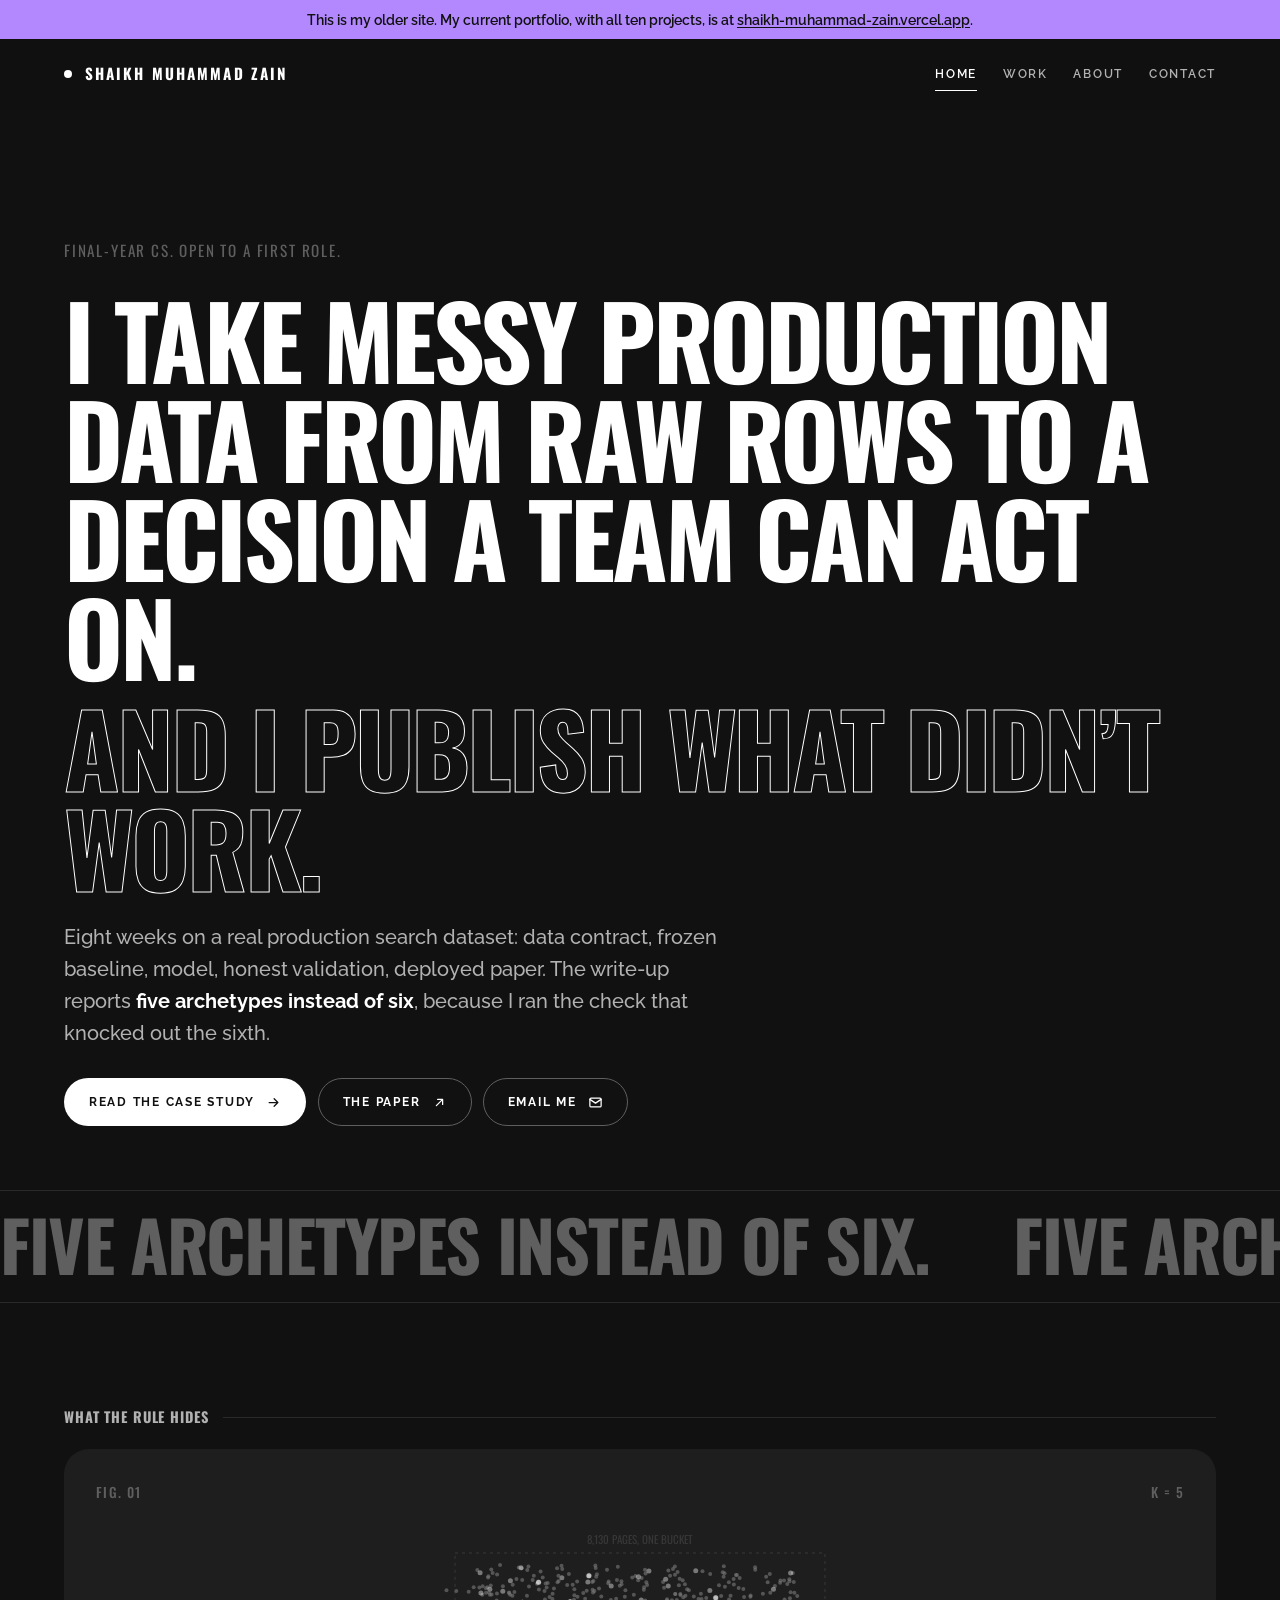
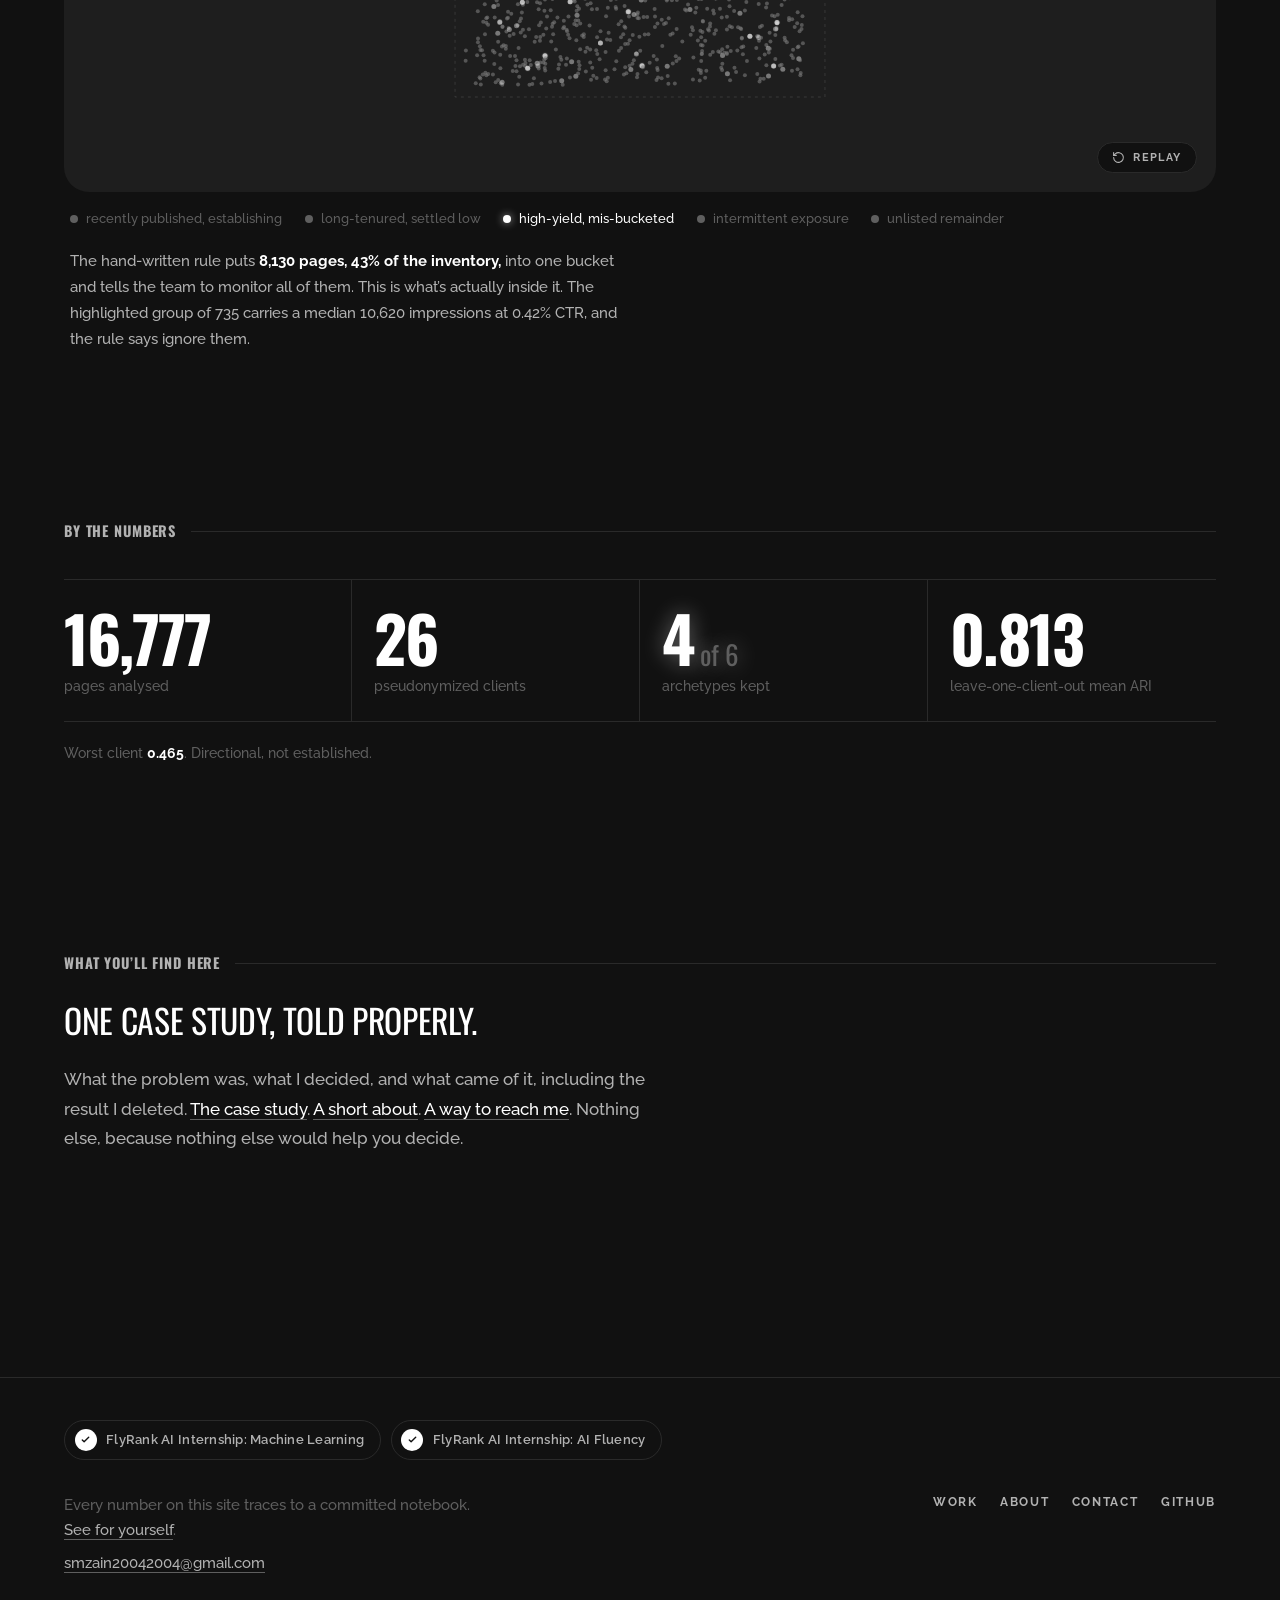
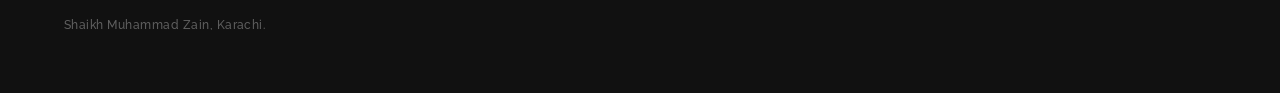
<file: index.html>
<!doctype html>
<html lang="en" class="no-js">
<head>
<meta charset="utf-8">
<meta name="viewport" content="width=device-width,initial-scale=1">
<script>document.documentElement.className="js";</script>
<title>Shaikh Muhammad Zain | Data to decisions</title>
<meta name="description" content="Shaikh Muhammad Zain. I take messy production data from raw rows to a decision a team can act on, and I publish what didn't work.">
<link rel="canonical" href="https://zaindev04.github.io/">
<meta name="theme-color" content="#111111">
<meta property="og:type" content="website">
<meta property="og:url" content="https://zaindev04.github.io/">
<meta property="og:title" content="Shaikh Muhammad Zain | Data to decisions">
<meta property="og:description" content="Eight weeks on a real production search dataset: data contract, frozen baseline, model, honest validation, deployed paper. Five archetypes instead of six.">
<meta property="og:image" content="https://zaindev04.github.io/assets/og.png">
<meta property="og:image:width" content="1200">
<meta property="og:image:height" content="630">
<meta property="og:image:alt" content="Shaikh Muhammad Zain. I take messy production data from raw rows to a decision a team can act on. Five clusters of 3,365, 2,920, 735, 588 and 522 pages, with the 735 group highlighted.">
<meta name="twitter:card" content="summary_large_image">
<link rel="icon" href="data:image/svg+xml,%3Csvg xmlns='http://www.w3.org/2000/svg' viewBox='0 0 64 64'%3E%3Crect width='64' height='64' rx='14' fill='%23111'/%3E%3Ccircle cx='32' cy='32' r='11' fill='%23fff'/%3E%3C/svg%3E">
<link rel="preconnect" href="https://fonts.googleapis.com">
<link rel="preconnect" href="https://fonts.gstatic.com" crossorigin>
<link rel="stylesheet" href="https://fonts.googleapis.com/css2?family=Oswald:wght@400;700&family=Raleway:wght@500;600;700&display=swap">
<link rel="stylesheet" href="assets/site.css">
</head>
<body>

<a class="skip" href="#main">Skip to content</a>

<p class="moved">This is my older site. My current portfolio, with all ten projects, is at <a href="https://shaikh-muhammad-zain.vercel.app">shaikh-muhammad-zain.vercel.app</a>.</p>

<header class="site">
  <div class="shell bar">
    <a class="mark" href="index.html"><span class="dot" aria-hidden="true"></span>Shaikh Muhammad Zain</a>
    <nav class="primary" aria-label="Primary">
      <a href="index.html" aria-current="page">Home</a>
      <a href="work.html">Work</a>
      <a href="about.html">About</a>
      <a href="contact.html">Contact</a>
    </nav>
    <button class="burger" type="button" aria-label="Menu" aria-expanded="false" aria-controls="menu">
      <span></span><span></span><span></span>
    </button>
  </div>
</header>

<div class="sheet" id="menu">
  <a href="index.html">Home</a>
  <a href="work.html">Work</a>
  <a href="about.html">About</a>
  <a href="contact.html">Contact</a>
  <p class="sheet-foot"><a href="mailto:smzain20042004@gmail.com">smzain20042004@gmail.com</a></p>
</div>

<main id="main">

  <!-- ---------- hero ---------- -->
  <section class="shell band-tight">
    <p class="kicker enter e1">Final-year CS. Open to a first role.</p>
    <h1 class="display enter e2">I take messy production data from raw rows to a decision a team can act on.
      <span class="outline">And I publish what didn&rsquo;t work.</span></h1>
    <p class="lede enter e3">Eight weeks on a real production search dataset: data contract, frozen
    baseline, model, honest validation, deployed paper. The write-up reports
    <strong>five archetypes instead of six</strong>, because I ran the check that knocked out the sixth.</p>
    <div class="actions enter e4">
      <a class="btn btn-solid" href="work.html">
        <span>Read the case study</span>
        <svg viewBox="0 0 24 24" fill="none" stroke="currentColor" stroke-width="2" stroke-linecap="round" stroke-linejoin="round" aria-hidden="true"><path d="M5 12h14M13 6l6 6-6 6"/></svg>
      </a>
      <a class="btn btn-ghost" href="https://zaindev04.github.io/Flyrank-ML-Internship/">
        <span>The paper</span>
        <svg viewBox="0 0 24 24" fill="none" stroke="currentColor" stroke-width="2" stroke-linecap="round" stroke-linejoin="round" aria-hidden="true"><path d="M7 17 17 7M9 7h8v8"/></svg>
      </a>
      <a class="btn btn-ghost" href="mailto:smzain20042004@gmail.com?subject=Your%20portfolio">
        <span>Email me</span>
        <svg viewBox="0 0 24 24" fill="none" stroke="currentColor" stroke-width="2" stroke-linecap="round" stroke-linejoin="round" aria-hidden="true"><rect x="3" y="5" width="18" height="14" rx="2"/><path d="m3 7 9 6 9-6"/></svg>
      </a>
    </div>
  </section>

  <!-- ---------- running line ---------- -->
  <div class="marquee" aria-hidden="true">
    <div class="track">
      <span>Five archetypes instead of six.</span><span>Five archetypes instead of six.</span>
      <span>Five archetypes instead of six.</span><span>Five archetypes instead of six.</span>
      <span>Five archetypes instead of six.</span><span>Five archetypes instead of six.</span>
      <span>Five archetypes instead of six.</span><span>Five archetypes instead of six.</span>
    </div>
  </div>

  <!-- ---------- the split figure ---------- -->
  <section class="shell band">
    <h2 class="label rv">What the rule hides</h2>
    <figure class="figure rv">
      <div class="frame">
        <div class="head">
          <span>Fig. 01</span>
          <span>k&nbsp;=&nbsp;5</span>
        </div>
        <canvas id="split" role="img" aria-label="Animation: the hand-written rule's 8,130-page bucket separates into five groups. Recently published, establishing (3,365); long-tenured, settled low (2,920); high-yield, mis-bucketed (735, highlighted); intermittent exposure (588); and an unlisted remainder (522)."></canvas>
        <button class="replay" type="button">
          <svg viewBox="0 0 24 24" fill="none" stroke="currentColor" stroke-width="2" stroke-linecap="round" stroke-linejoin="round" aria-hidden="true"><path d="M3 12a9 9 0 1 0 3-6.7L3 8"/><path d="M3 3v5h5"/></svg>
          <span>Replay</span>
        </button>
      </div>
      <div class="legend" aria-hidden="true">
        <span><i></i>recently published, establishing</span>
        <span><i></i>long-tenured, settled low</span>
        <span class="on"><i></i>high-yield, mis-bucketed</span>
        <span><i></i>intermittent exposure</span>
        <span><i></i>unlisted remainder</span>
      </div>
      <figcaption>The hand-written rule puts <strong>8,130 pages, 43% of the inventory,</strong> into one
      bucket and tells the team to monitor all of them. This is what&rsquo;s actually inside it. The
      highlighted group of 735 carries a median 10,620 impressions at 0.42% CTR, and the rule says
      ignore them.</figcaption>
    </figure>
  </section>

  <!-- ---------- the numbers ---------- -->
  <section class="shell band-tight">
    <h2 class="label rv">By the numbers</h2>
    <div class="stats rv">
      <div class="stat">
        <span class="v" data-n="18752">0</span>
        <span class="k">pages analysed</span>
      </div>
      <div class="stat">
        <span class="v" data-n="29">0</span>
        <span class="k">pseudonymized clients</span>
      </div>
      <div class="stat hi">
        <span class="v"><span data-n="5">0</span><span class="of">of 6</span></span>
        <span class="k">archetypes kept</span>
      </div>
      <div class="stat">
        <span class="v" data-n="0.909" data-dec="3">0</span>
        <span class="k">leave-one-client-out mean ARI</span>
      </div>
    </div>
    <p class="small muted rv" style="margin-top:1.2rem">Worst client
      <strong>0.465</strong>. Directional, not established.</p>
  </section>

  <!-- ---------- what's here ---------- -->
  <section class="shell band">
    <h2 class="label rv">What you&rsquo;ll find here</h2>
    <div class="col rv">
      <p class="pull">One case study, told properly.</p>
      <p>What the problem was, what I decided, and what came of it, including the result I deleted.
      <a href="work.html">The case study</a>. <a href="about.html">A short about</a>.
      <a href="contact.html">A way to reach me</a>. Nothing else, because nothing else would help you
      decide.</p>
    </div>
  </section>

</main>

<footer class="site">
  <div class="shell">
    <div class="creds">
      <a class="badge" href="https://internship.flyrank.ai/verify/FR-D11-78688-4745F?first_name=Shaikh" target="_blank" rel="noopener">
        <span class="seal" aria-hidden="true"><svg viewBox="0 0 24 24" fill="none" stroke="currentColor" stroke-width="3" stroke-linecap="round" stroke-linejoin="round"><path d="m5 13 4 4 10-10"/></svg></span>
        FlyRank AI Internship: Machine Learning
      </a>
      <a class="badge" href="https://internship.flyrank.ai/verify/FR-D11-ABB84-E6DFD?first_name=Shaikh" target="_blank" rel="noopener">
        <span class="seal" aria-hidden="true"><svg viewBox="0 0 24 24" fill="none" stroke="currentColor" stroke-width="3" stroke-linecap="round" stroke-linejoin="round"><path d="m5 13 4 4 10-10"/></svg></span>
        FlyRank AI Internship: AI Fluency
      </a>
    </div>
    <div class="foot-grid">
      <div>
        <p>Every number on this site traces to a committed notebook.
        <a href="https://github.com/ZainDev04/Flyrank-ML-Internship">See for yourself</a>.</p>
        <p><a href="mailto:smzain20042004@gmail.com">smzain20042004@gmail.com</a></p>
      </div>
      <nav class="foot-links" aria-label="Footer">
        <a href="work.html">Work</a>
        <a href="about.html">About</a>
        <a href="contact.html">Contact</a>
        <a href="https://github.com/ZainDev04/Flyrank-ML-Internship">GitHub</a>
      </nav>
    </div>
    <p class="credits">Shaikh Muhammad Zain, Karachi.</p>
  </div>
</footer>

<script src="assets/site.js"></script>
</body>
</html>
</file>
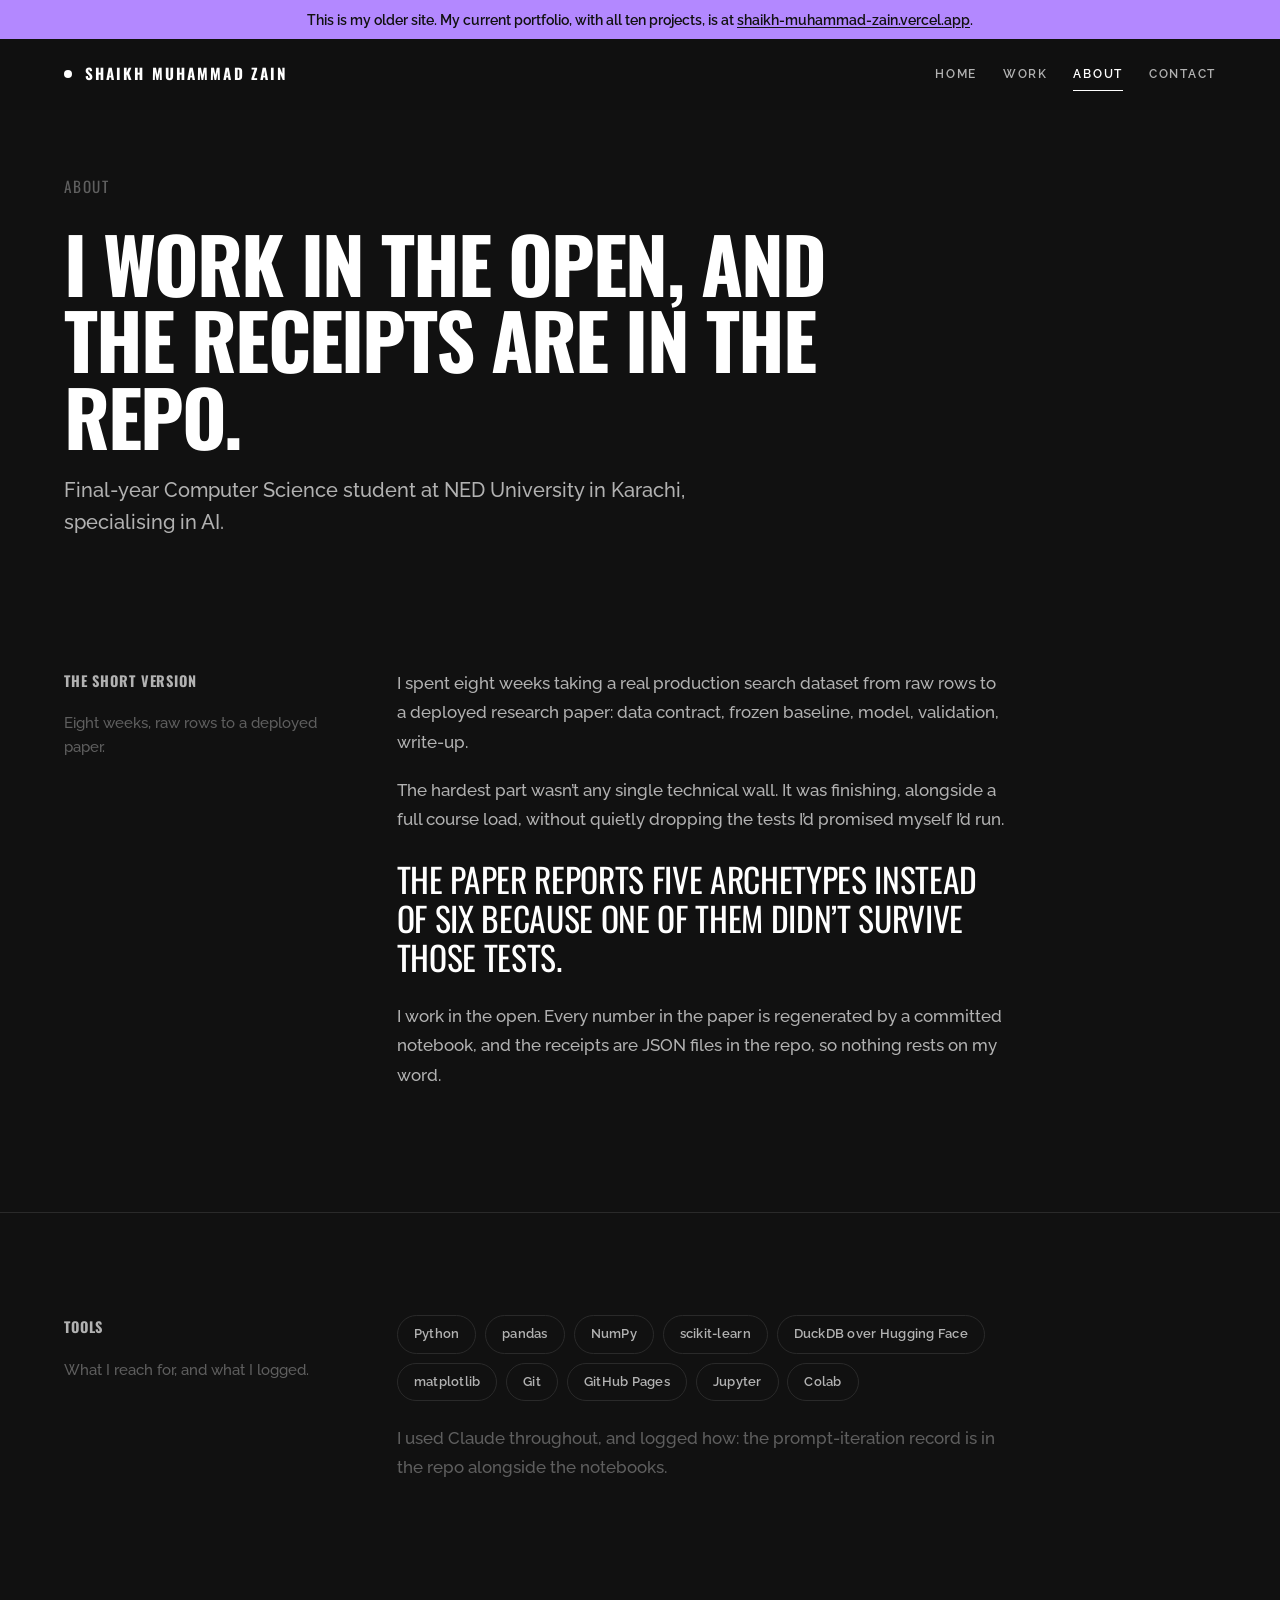
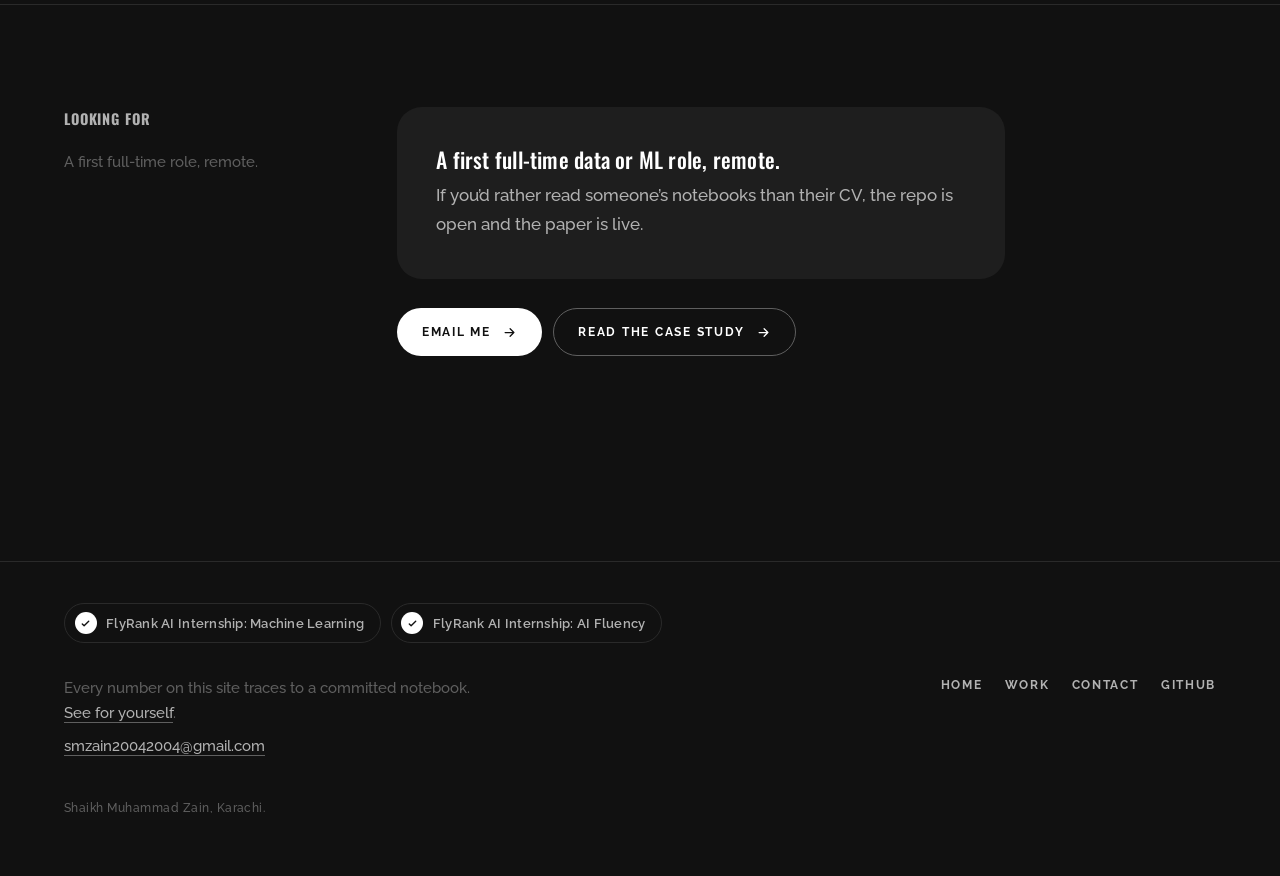
<file: about.html>
<!doctype html>
<html lang="en" class="no-js">
<head>
<meta charset="utf-8">
<meta name="viewport" content="width=device-width,initial-scale=1">
<script>document.documentElement.className="js";</script>
<title>About | Shaikh Muhammad Zain</title>
<meta name="description" content="Final-year Computer Science student at NED University in Karachi, specialising in AI. I work in the open, and the receipts are in the repo.">
<link rel="canonical" href="https://zaindev04.github.io/about.html">
<meta name="theme-color" content="#111111">
<meta property="og:type" content="profile">
<meta property="og:url" content="https://zaindev04.github.io/about.html">
<meta property="og:title" content="About | Shaikh Muhammad Zain">
<meta property="og:description" content="Final-year Computer Science student at NED University in Karachi, specialising in AI. Looking for a first full-time data or ML role, remote.">
<meta property="og:image" content="https://zaindev04.github.io/assets/og.png">
<meta property="og:image:width" content="1200">
<meta property="og:image:height" content="630">
<meta name="twitter:card" content="summary_large_image">
<link rel="icon" href="data:image/svg+xml,%3Csvg xmlns='http://www.w3.org/2000/svg' viewBox='0 0 64 64'%3E%3Crect width='64' height='64' rx='14' fill='%23111'/%3E%3Ccircle cx='32' cy='32' r='11' fill='%23fff'/%3E%3C/svg%3E">
<link rel="preconnect" href="https://fonts.googleapis.com">
<link rel="preconnect" href="https://fonts.gstatic.com" crossorigin>
<link rel="stylesheet" href="https://fonts.googleapis.com/css2?family=Oswald:wght@400;700&family=Raleway:wght@500;600;700&display=swap">
<link rel="stylesheet" href="assets/site.css">
</head>
<body>

<a class="skip" href="#main">Skip to content</a>

<p class="moved">This is my older site. My current portfolio, with all ten projects, is at <a href="https://shaikh-muhammad-zain.vercel.app">shaikh-muhammad-zain.vercel.app</a>.</p>

<header class="site">
  <div class="shell bar">
    <a class="mark" href="index.html"><span class="dot" aria-hidden="true"></span>Shaikh Muhammad Zain</a>
    <nav class="primary" aria-label="Primary">
      <a href="index.html">Home</a>
      <a href="work.html">Work</a>
      <a href="about.html" aria-current="page">About</a>
      <a href="contact.html">Contact</a>
    </nav>
    <button class="burger" type="button" aria-label="Menu" aria-expanded="false" aria-controls="menu">
      <span></span><span></span><span></span>
    </button>
  </div>
</header>

<div class="sheet" id="menu">
  <a href="index.html">Home</a>
  <a href="work.html">Work</a>
  <a href="about.html">About</a>
  <a href="contact.html">Contact</a>
  <p class="sheet-foot"><a href="mailto:smzain20042004@gmail.com">smzain20042004@gmail.com</a></p>
</div>

<main id="main">

  <section class="shell">
    <p class="kicker enter e1">About</p>
    <h1 class="page enter e2">I work in the open, and the receipts are in the repo.</h1>
    <p class="lede enter e3">Final-year Computer Science student at NED University in Karachi,
    specialising in AI.</p>
  </section>

  <section class="shell band">
    <div class="rail">
      <div class="aside rv">
        <h2 class="label plain">The short version</h2>
        <p>Eight weeks, raw rows to a deployed paper.</p>
      </div>
      <div class="col rv">
        <p>I spent eight weeks taking a real production search dataset from raw rows to a deployed
        research paper: data contract, frozen baseline, model, validation, write-up.</p>
        <p>The hardest part wasn&rsquo;t any single technical wall. It was finishing, alongside a full
        course load, without quietly dropping the tests I&rsquo;d promised myself I&rsquo;d run.</p>
        <p class="pull">The paper reports five archetypes instead of six because one of them
        didn&rsquo;t survive those tests.</p>
        <p>I work in the open. Every number in the paper is regenerated by a committed notebook, and
        the receipts are JSON files in the repo, so nothing rests on my word.</p>
      </div>
    </div>
  </section>

  <hr class="divider">

  <section class="shell band">
    <div class="rail">
      <div class="aside rv">
        <h2 class="label plain">Tools</h2>
        <p>What I reach for, and what I logged.</p>
      </div>
      <div class="col rv">
        <ul class="chips">
          <li class="chip">Python</li>
          <li class="chip">pandas</li>
          <li class="chip">NumPy</li>
          <li class="chip">scikit-learn</li>
          <li class="chip">DuckDB over Hugging Face</li>
          <li class="chip">matplotlib</li>
          <li class="chip">Git</li>
          <li class="chip">GitHub Pages</li>
          <li class="chip">Jupyter</li>
          <li class="chip">Colab</li>
        </ul>
        <p class="muted">I used Claude throughout, and logged how: the prompt-iteration record is in
        the repo alongside the notebooks.</p>
      </div>
    </div>
  </section>

  <hr class="divider">

  <section class="shell band">
    <div class="rail">
      <div class="aside rv">
        <h2 class="label plain">Looking for</h2>
        <p>A first full-time role, remote.</p>
      </div>
      <div class="col rv">
        <div class="card">
          <h3>A first full-time data or ML role, remote.</h3>
          <p>If you&rsquo;d rather read someone&rsquo;s notebooks than their
          CV, the repo is open and the paper is live.</p>
        </div>
        <div class="actions">
          <a class="btn btn-solid" href="mailto:smzain20042004@gmail.com?subject=Role">
            <span>Email me</span>
            <svg viewBox="0 0 24 24" fill="none" stroke="currentColor" stroke-width="2" stroke-linecap="round" stroke-linejoin="round" aria-hidden="true"><path d="M5 12h14M13 6l6 6-6 6"/></svg>
          </a>
          <a class="btn btn-ghost" href="work.html">
            <span>Read the case study</span>
            <svg viewBox="0 0 24 24" fill="none" stroke="currentColor" stroke-width="2" stroke-linecap="round" stroke-linejoin="round" aria-hidden="true"><path d="M5 12h14M13 6l6 6-6 6"/></svg>
          </a>
        </div>
      </div>
    </div>
  </section>

</main>

<footer class="site">
  <div class="shell">
    <div class="creds">
      <a class="badge" href="https://internship.flyrank.ai/verify/FR-D11-78688-4745F?first_name=Shaikh" target="_blank" rel="noopener">
        <span class="seal" aria-hidden="true"><svg viewBox="0 0 24 24" fill="none" stroke="currentColor" stroke-width="3" stroke-linecap="round" stroke-linejoin="round"><path d="m5 13 4 4 10-10"/></svg></span>
        FlyRank AI Internship: Machine Learning
      </a>
      <a class="badge" href="https://internship.flyrank.ai/verify/FR-D11-ABB84-E6DFD?first_name=Shaikh" target="_blank" rel="noopener">
        <span class="seal" aria-hidden="true"><svg viewBox="0 0 24 24" fill="none" stroke="currentColor" stroke-width="3" stroke-linecap="round" stroke-linejoin="round"><path d="m5 13 4 4 10-10"/></svg></span>
        FlyRank AI Internship: AI Fluency
      </a>
    </div>
    <div class="foot-grid">
      <div>
        <p>Every number on this site traces to a committed notebook.
        <a href="https://github.com/ZainDev04/Flyrank-ML-Internship">See for yourself</a>.</p>
        <p><a href="mailto:smzain20042004@gmail.com">smzain20042004@gmail.com</a></p>
      </div>
      <nav class="foot-links" aria-label="Footer">
        <a href="index.html">Home</a>
        <a href="work.html">Work</a>
        <a href="contact.html">Contact</a>
        <a href="https://github.com/ZainDev04/Flyrank-ML-Internship">GitHub</a>
      </nav>
    </div>
    <p class="credits">Shaikh Muhammad Zain, Karachi.</p>
  </div>
</footer>

<script src="assets/site.js"></script>
</body>
</html>
</file>
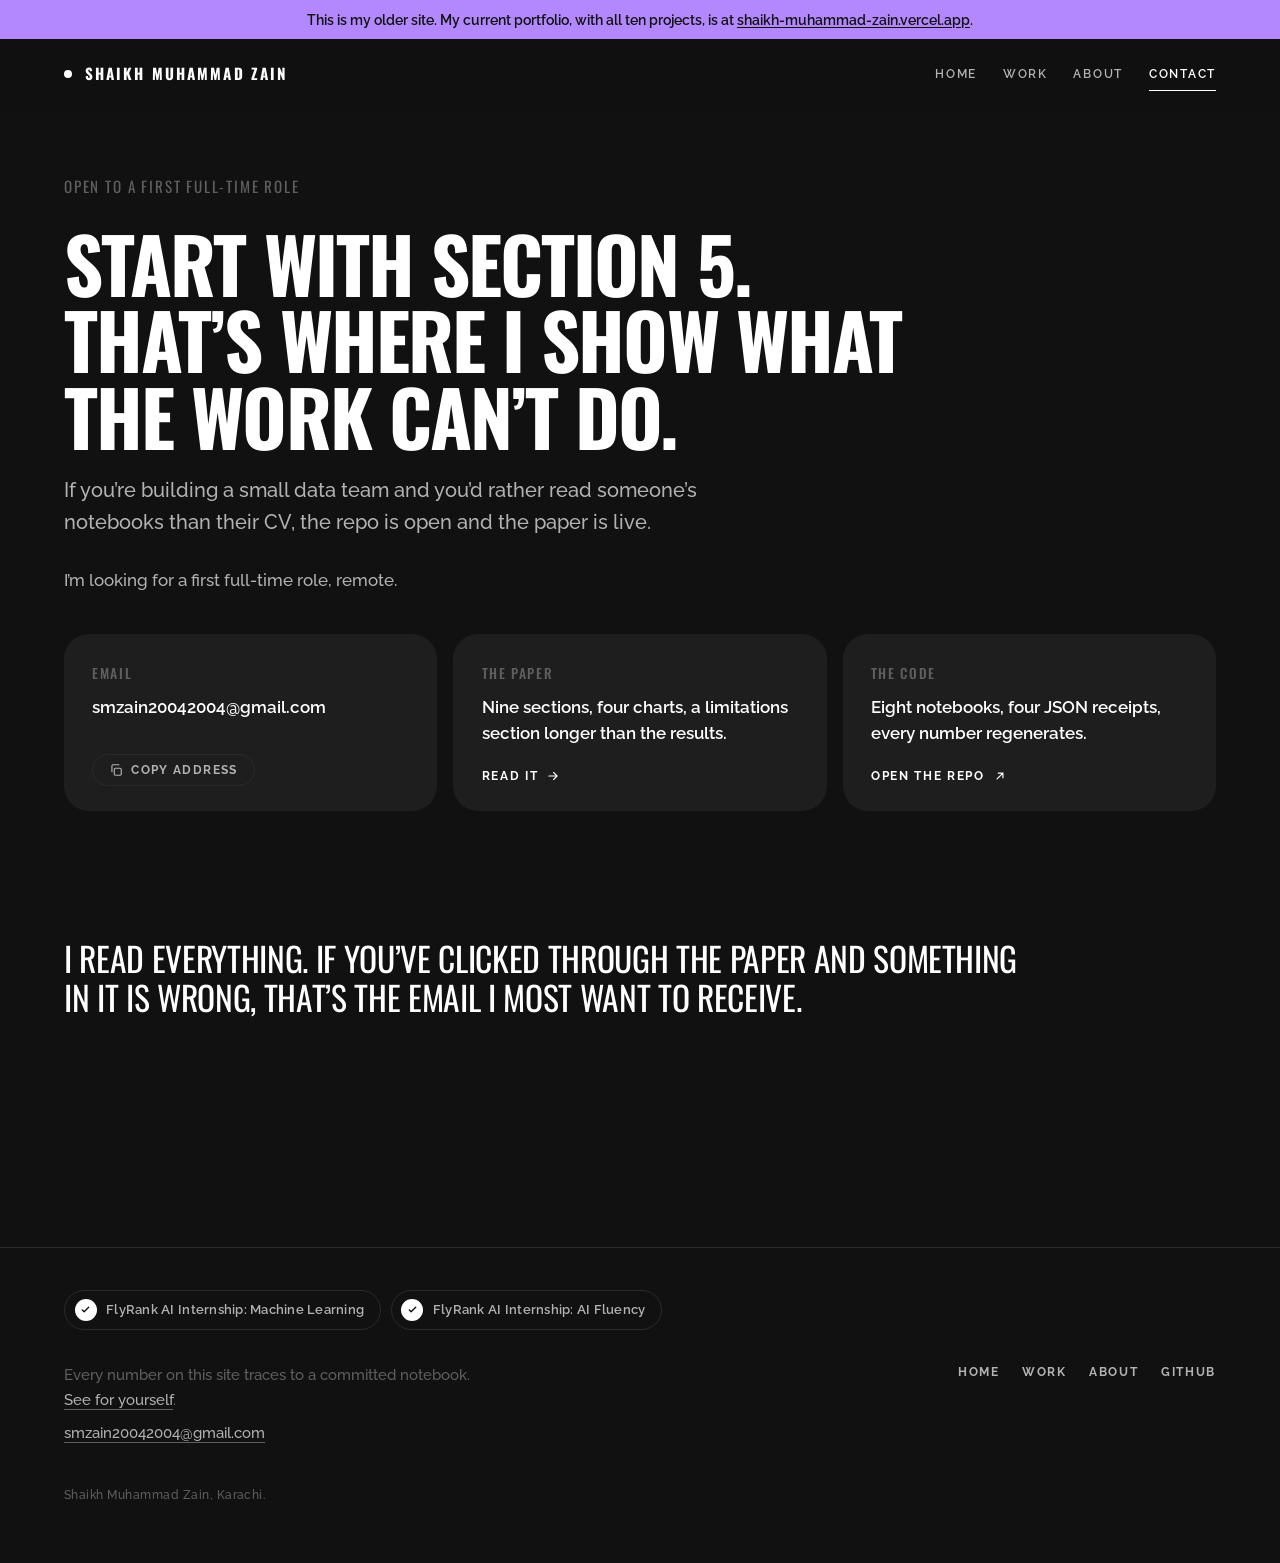
<file: contact.html>
<!doctype html>
<html lang="en" class="no-js">
<head>
<meta charset="utf-8">
<meta name="viewport" content="width=device-width,initial-scale=1">
<script>document.documentElement.className="js";</script>
<title>Contact | Shaikh Muhammad Zain</title>
<meta name="description" content="Open to a first full-time data or ML role, remote. If you'd rather read someone's notebooks than their CV, the repo is open and the paper is live.">
<link rel="canonical" href="https://zaindev04.github.io/contact.html">
<meta name="theme-color" content="#111111">
<meta property="og:type" content="website">
<meta property="og:url" content="https://zaindev04.github.io/contact.html">
<meta property="og:title" content="Contact | Shaikh Muhammad Zain">
<meta property="og:description" content="Open to a first full-time data or ML role, remote. Start with section 5 of the paper. That's where I show what the work can't do.">
<meta property="og:image" content="https://zaindev04.github.io/assets/og.png">
<meta property="og:image:width" content="1200">
<meta property="og:image:height" content="630">
<meta name="twitter:card" content="summary_large_image">
<link rel="icon" href="data:image/svg+xml,%3Csvg xmlns='http://www.w3.org/2000/svg' viewBox='0 0 64 64'%3E%3Crect width='64' height='64' rx='14' fill='%23111'/%3E%3Ccircle cx='32' cy='32' r='11' fill='%23fff'/%3E%3C/svg%3E">
<link rel="preconnect" href="https://fonts.googleapis.com">
<link rel="preconnect" href="https://fonts.gstatic.com" crossorigin>
<link rel="stylesheet" href="https://fonts.googleapis.com/css2?family=Oswald:wght@400;700&family=Raleway:wght@500;600;700&display=swap">
<link rel="stylesheet" href="assets/site.css">
</head>
<body>

<a class="skip" href="#main">Skip to content</a>

<p class="moved">This is my older site. My current portfolio, with all ten projects, is at <a href="https://shaikh-muhammad-zain.vercel.app">shaikh-muhammad-zain.vercel.app</a>.</p>

<header class="site">
  <div class="shell bar">
    <a class="mark" href="index.html"><span class="dot" aria-hidden="true"></span>Shaikh Muhammad Zain</a>
    <nav class="primary" aria-label="Primary">
      <a href="index.html">Home</a>
      <a href="work.html">Work</a>
      <a href="about.html">About</a>
      <a href="contact.html" aria-current="page">Contact</a>
    </nav>
    <button class="burger" type="button" aria-label="Menu" aria-expanded="false" aria-controls="menu">
      <span></span><span></span><span></span>
    </button>
  </div>
</header>

<div class="sheet" id="menu">
  <a href="index.html">Home</a>
  <a href="work.html">Work</a>
  <a href="about.html">About</a>
  <a href="contact.html">Contact</a>
  <p class="sheet-foot"><a href="mailto:smzain20042004@gmail.com">smzain20042004@gmail.com</a></p>
</div>

<main id="main">

  <section class="shell">
    <p class="kicker enter e1">Open to a first full-time role</p>
    <h1 class="page enter e2">Start with section 5. That&rsquo;s where I show what the work
    can&rsquo;t do.</h1>
    <p class="lede enter e3">If you&rsquo;re building a small data team and you&rsquo;d rather read
    someone&rsquo;s notebooks than their CV, the repo is open and the paper is live.</p>
    <div class="col enter e4">
      <p>I&rsquo;m looking for a first full-time role, remote.</p>
    </div>

    <div class="contact-grid">
      <div class="ccard rv">
        <span class="k">Email</span>
        <span class="v"><a href="mailto:smzain20042004@gmail.com">smzain20042004@gmail.com</a></span>
        <button class="copy" type="button" data-copy="smzain20042004@gmail.com">
          <svg viewBox="0 0 24 24" fill="none" stroke="currentColor" stroke-width="2" stroke-linecap="round" stroke-linejoin="round" aria-hidden="true"><rect x="9" y="9" width="12" height="12" rx="2"/><path d="M5 15V5a2 2 0 0 1 2-2h10"/></svg>
          <span class="copy-label">Copy address</span>
        </button>
      </div>

      <a class="ccard rv" href="https://zaindev04.github.io/Flyrank-ML-Internship/">
        <span class="k">The paper</span>
        <span class="v">Nine sections, four charts, a limitations section longer than the results.</span>
        <span class="go">Read it
          <svg viewBox="0 0 24 24" fill="none" stroke="currentColor" stroke-width="2" stroke-linecap="round" stroke-linejoin="round" aria-hidden="true"><path d="M5 12h14M13 6l6 6-6 6"/></svg>
        </span>
      </a>

      <a class="ccard rv" href="https://github.com/ZainDev04/Flyrank-ML-Internship">
        <span class="k">The code</span>
        <span class="v">Eight notebooks, four JSON receipts, every number regenerates.</span>
        <span class="go">Open the repo
          <svg viewBox="0 0 24 24" fill="none" stroke="currentColor" stroke-width="2" stroke-linecap="round" stroke-linejoin="round" aria-hidden="true"><path d="M7 17 17 7M9 7h8v8"/></svg>
        </span>
      </a>
    </div>
  </section>

  <section class="shell band">
    <div class="col-wide rv">
      <p class="pull">I read everything. If you&rsquo;ve clicked through the paper and something in it
      is wrong, that&rsquo;s the email I most want to receive.</p>
    </div>
  </section>

</main>

<footer class="site">
  <div class="shell">
    <div class="creds">
      <a class="badge" href="https://internship.flyrank.ai/verify/FR-D11-78688-4745F?first_name=Shaikh" target="_blank" rel="noopener">
        <span class="seal" aria-hidden="true"><svg viewBox="0 0 24 24" fill="none" stroke="currentColor" stroke-width="3" stroke-linecap="round" stroke-linejoin="round"><path d="m5 13 4 4 10-10"/></svg></span>
        FlyRank AI Internship: Machine Learning
      </a>
      <a class="badge" href="https://internship.flyrank.ai/verify/FR-D11-ABB84-E6DFD?first_name=Shaikh" target="_blank" rel="noopener">
        <span class="seal" aria-hidden="true"><svg viewBox="0 0 24 24" fill="none" stroke="currentColor" stroke-width="3" stroke-linecap="round" stroke-linejoin="round"><path d="m5 13 4 4 10-10"/></svg></span>
        FlyRank AI Internship: AI Fluency
      </a>
    </div>
    <div class="foot-grid">
      <div>
        <p>Every number on this site traces to a committed notebook.
        <a href="https://github.com/ZainDev04/Flyrank-ML-Internship">See for yourself</a>.</p>
        <p><a href="mailto:smzain20042004@gmail.com">smzain20042004@gmail.com</a></p>
      </div>
      <nav class="foot-links" aria-label="Footer">
        <a href="index.html">Home</a>
        <a href="work.html">Work</a>
        <a href="about.html">About</a>
        <a href="https://github.com/ZainDev04/Flyrank-ML-Internship">GitHub</a>
      </nav>
    </div>
    <p class="credits">Shaikh Muhammad Zain, Karachi.</p>
  </div>
</footer>

<script src="assets/site.js"></script>
</body>
</html>
</file>
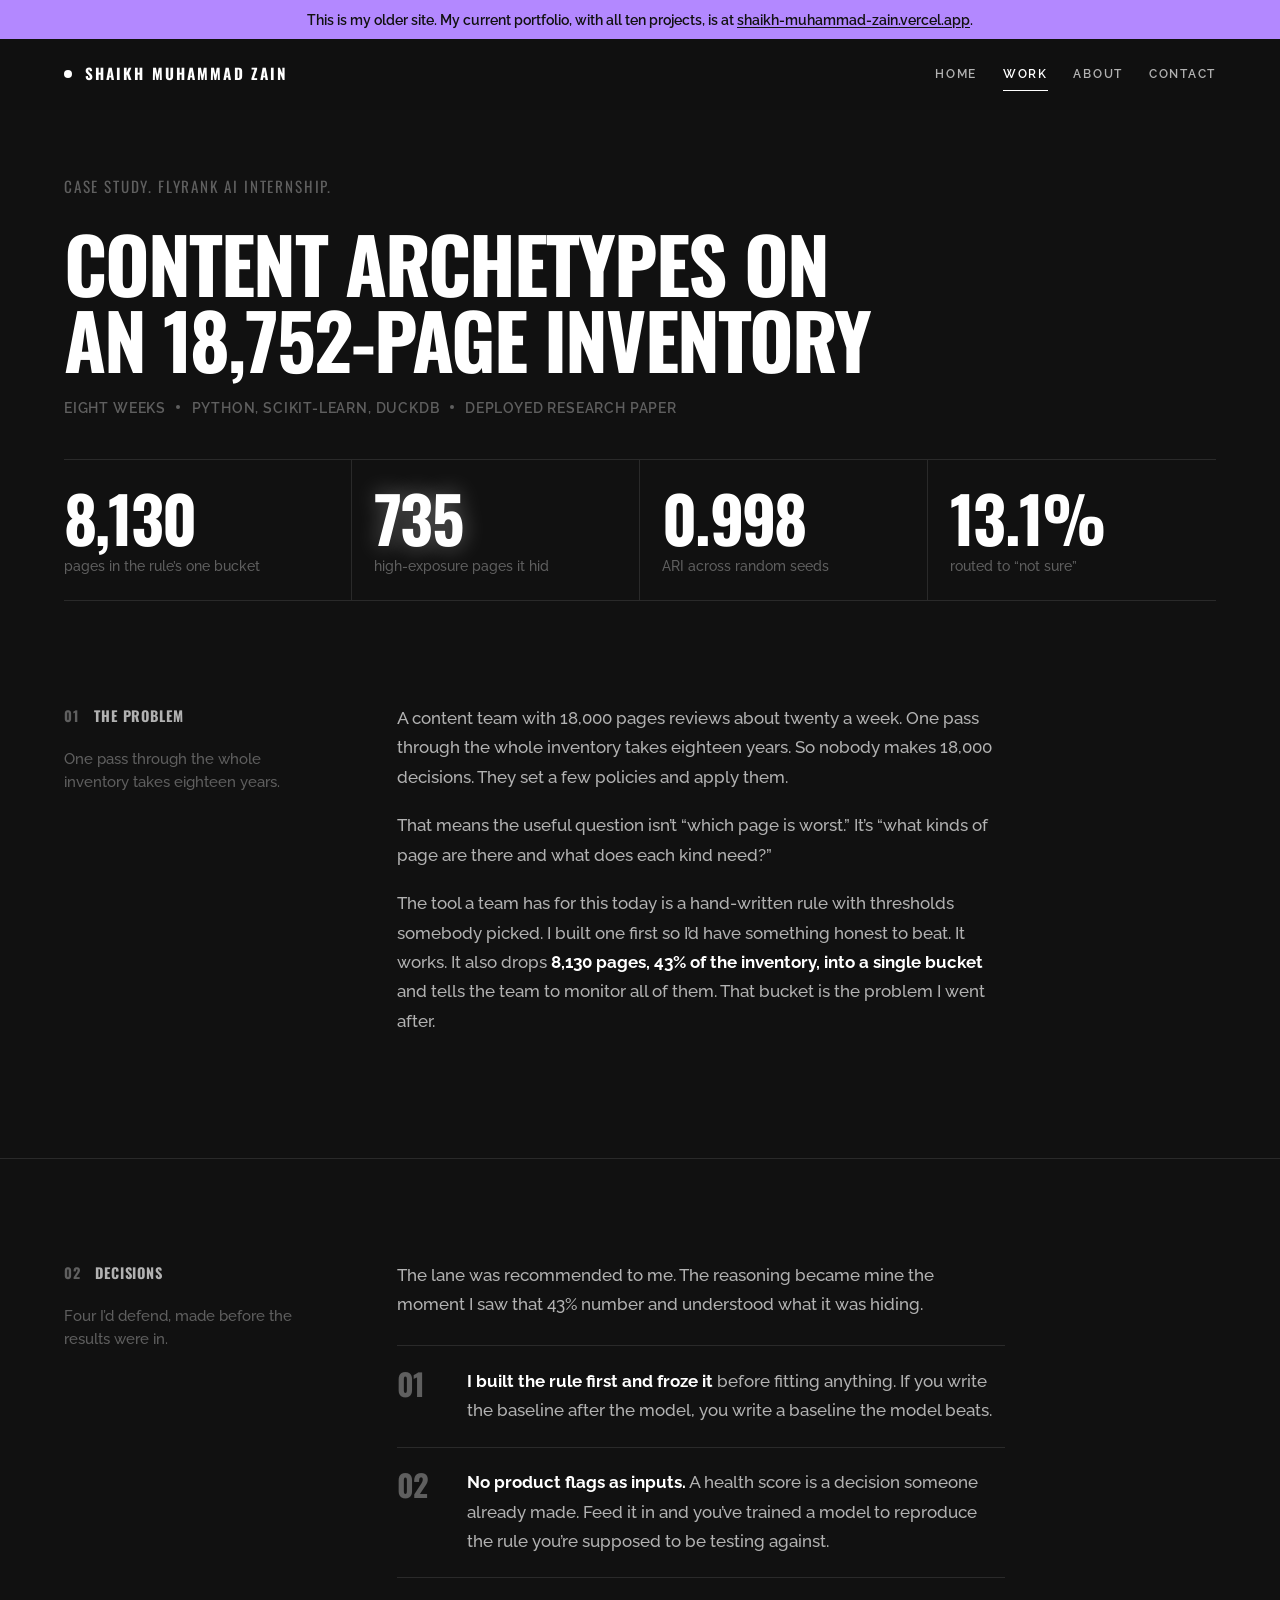
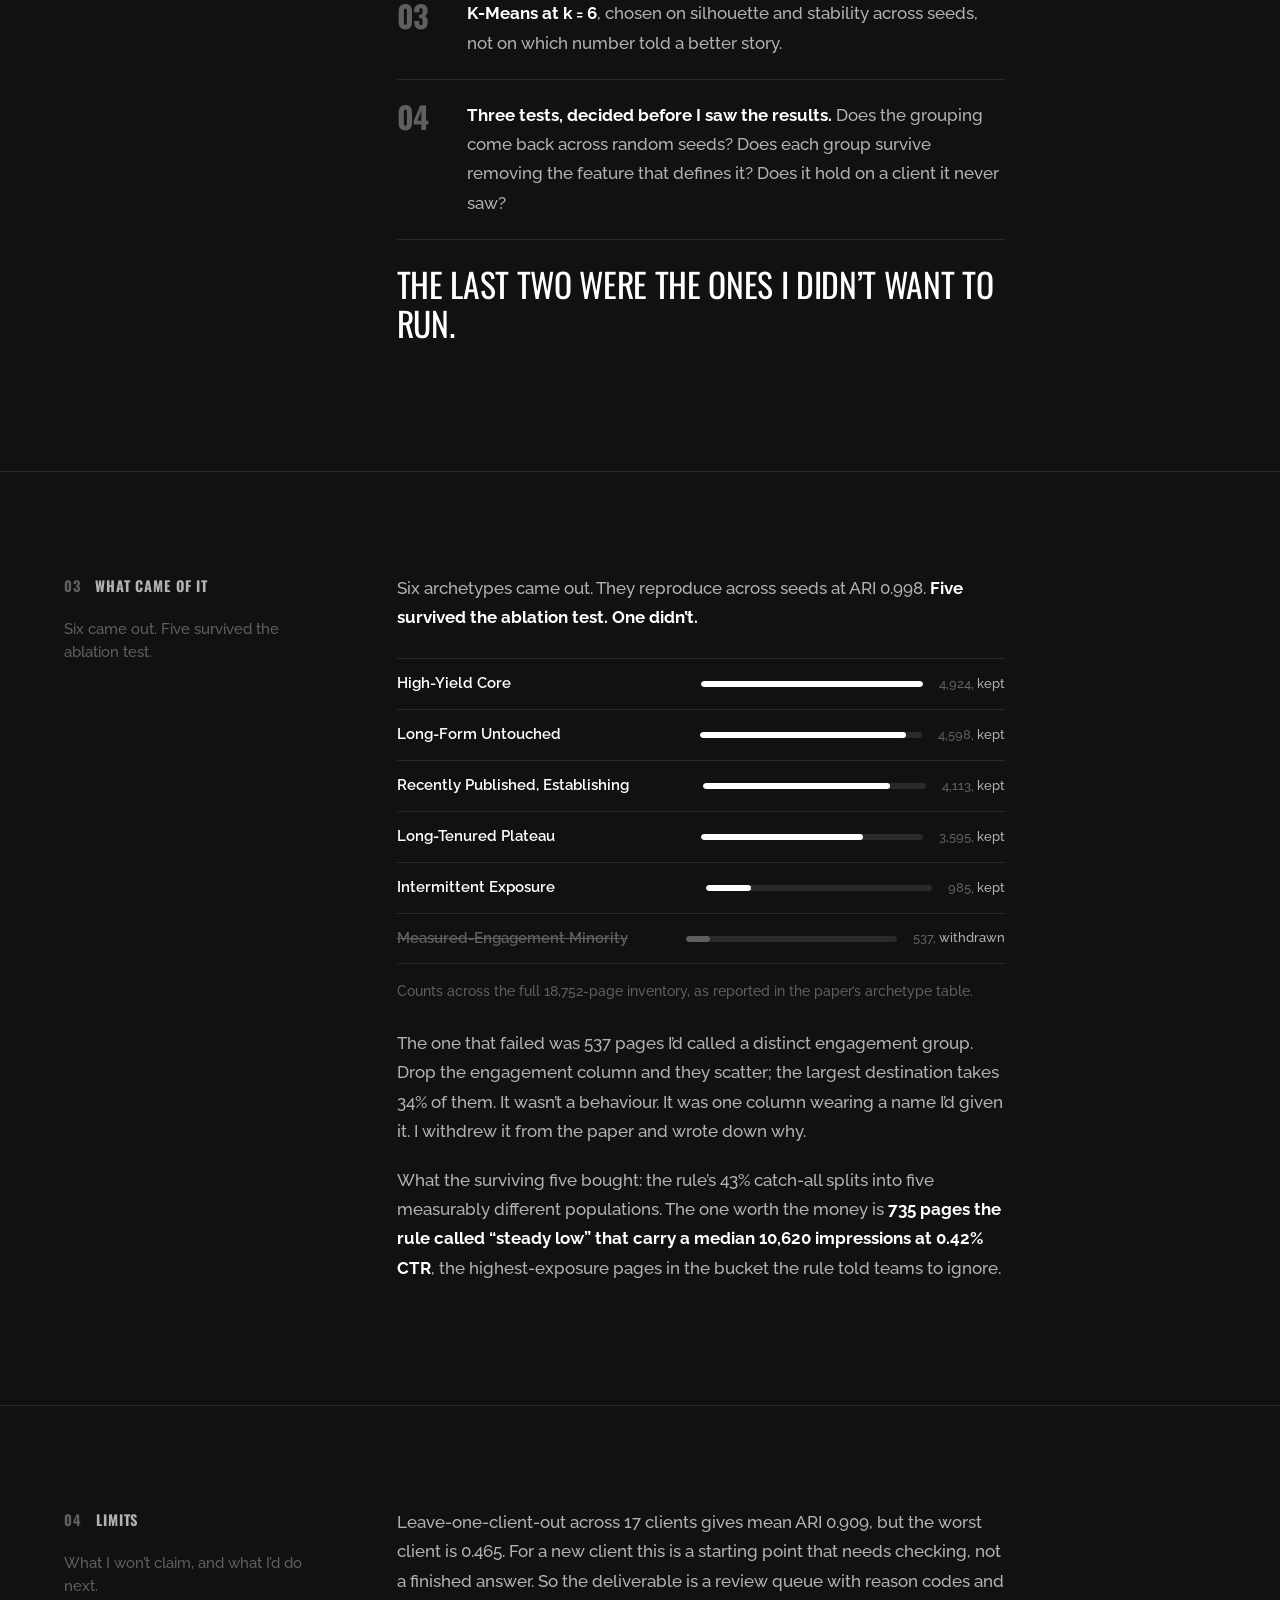
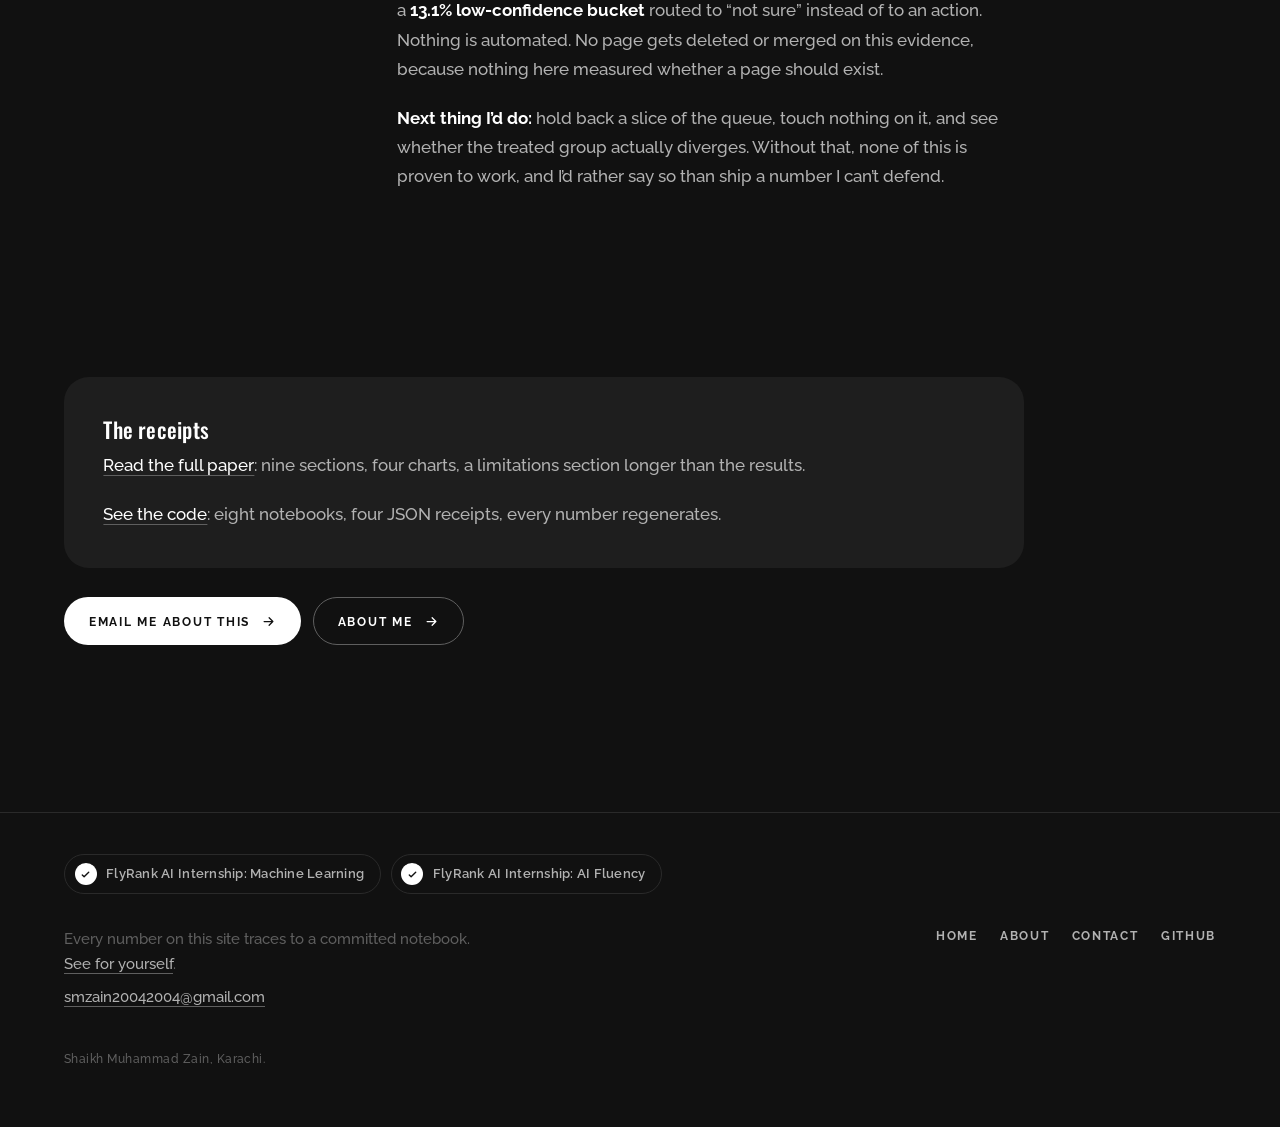
<file: work.html>
<!doctype html>
<html lang="en" class="no-js">
<head>
<meta charset="utf-8">
<meta name="viewport" content="width=device-width,initial-scale=1">
<script>document.documentElement.className="js";</script>
<title>Case study | Content archetypes on an 18,752-page inventory</title>
<meta name="description" content="Eight weeks on a real production search dataset: the problem, four decisions made before the results were in, what came of it, and what I won't claim.">
<link rel="canonical" href="https://zaindev04.github.io/work.html">
<meta name="theme-color" content="#111111">
<meta property="og:type" content="article">
<meta property="og:url" content="https://zaindev04.github.io/work.html">
<meta property="og:title" content="Case study | Content archetypes on an 18,752-page inventory">
<meta property="og:description" content="Six archetypes came out. Five survived the ablation test. One didn't, and I withdrew it.">
<meta property="og:image" content="https://zaindev04.github.io/assets/og.png">
<meta property="og:image:width" content="1200">
<meta property="og:image:height" content="630">
<meta name="twitter:card" content="summary_large_image">
<link rel="icon" href="data:image/svg+xml,%3Csvg xmlns='http://www.w3.org/2000/svg' viewBox='0 0 64 64'%3E%3Crect width='64' height='64' rx='14' fill='%23111'/%3E%3Ccircle cx='32' cy='32' r='11' fill='%23fff'/%3E%3C/svg%3E">
<link rel="preconnect" href="https://fonts.googleapis.com">
<link rel="preconnect" href="https://fonts.gstatic.com" crossorigin>
<link rel="stylesheet" href="https://fonts.googleapis.com/css2?family=Oswald:wght@400;700&family=Raleway:wght@500;600;700&display=swap">
<link rel="stylesheet" href="assets/site.css">
</head>
<body>

<a class="skip" href="#main">Skip to content</a>

<p class="moved">This is my older site. My current portfolio, with all ten projects, is at <a href="https://shaikh-muhammad-zain.vercel.app">shaikh-muhammad-zain.vercel.app</a>.</p>

<header class="site">
  <div class="shell bar">
    <a class="mark" href="index.html"><span class="dot" aria-hidden="true"></span>Shaikh Muhammad Zain</a>
    <nav class="primary" aria-label="Primary">
      <a href="index.html">Home</a>
      <a href="work.html" aria-current="page">Work</a>
      <a href="about.html">About</a>
      <a href="contact.html">Contact</a>
    </nav>
    <button class="burger" type="button" aria-label="Menu" aria-expanded="false" aria-controls="menu">
      <span></span><span></span><span></span>
    </button>
  </div>
</header>

<div class="sheet" id="menu">
  <a href="index.html">Home</a>
  <a href="work.html">Work</a>
  <a href="about.html">About</a>
  <a href="contact.html">Contact</a>
  <p class="sheet-foot"><a href="mailto:smzain20042004@gmail.com">smzain20042004@gmail.com</a></p>
</div>

<main id="main">

  <!-- ---------- title ---------- -->
  <section class="shell">
    <p class="kicker enter e1">Case study. FlyRank AI Internship.</p>
    <h1 class="page enter e2">Content archetypes on an 18,752-page inventory</h1>
    <ul class="meta enter e3">
      <li>Eight weeks</li>
      <li>Python, scikit-learn, DuckDB</li>
      <li>Deployed research paper</li>
    </ul>

    <div class="stats rv">
      <div class="stat">
        <span class="v" data-n="8130">0</span>
        <span class="k">pages in the rule&rsquo;s one bucket</span>
      </div>
      <div class="stat hi">
        <span class="v" data-n="735">0</span>
        <span class="k">high-exposure pages it hid</span>
      </div>
      <div class="stat">
        <span class="v" data-n="0.998" data-dec="3">0</span>
        <span class="k">ARI across random seeds</span>
      </div>
      <div class="stat">
        <span class="v" data-n="13.1" data-dec="1" data-suf="%">0</span>
        <span class="k">routed to &ldquo;not sure&rdquo;</span>
      </div>
    </div>
  </section>

  <!-- ---------- 01 problem ---------- -->
  <section class="shell band">
    <div class="rail">
      <div class="aside rv">
        <h2 class="label plain"><span class="n">01</span> The problem</h2>
        <p>One pass through the whole inventory takes eighteen years.</p>
      </div>
      <div class="col rv">
        <p>A content team with 18,000 pages reviews about twenty a week. One pass through the whole
        inventory takes eighteen years. So nobody makes 18,000 decisions. They set a few policies
        and apply them.</p>
        <p>That means the useful question isn&rsquo;t &ldquo;which page is worst.&rdquo; It&rsquo;s
        &ldquo;what kinds of page are there and what does each kind need?&rdquo;</p>
        <p>The tool a team has for this today is a hand-written rule with thresholds somebody picked.
        I built one first so I&rsquo;d have something honest to beat. It works. It also drops
        <strong>8,130 pages, 43% of the inventory, into a single bucket</strong> and tells the team to
        monitor all of them. That bucket is the problem I went after.</p>
      </div>
    </div>
  </section>

  <hr class="divider">

  <!-- ---------- 02 decisions ---------- -->
  <section class="shell band">
    <div class="rail">
      <div class="aside rv">
        <h2 class="label plain"><span class="n">02</span> Decisions</h2>
        <p>Four I&rsquo;d defend, made before the results were in.</p>
      </div>
      <div class="col rv">
        <p>The lane was recommended to me. The reasoning became mine the moment I saw that 43% number
        and understood what it was hiding.</p>

        <ol class="steps">
          <li class="step">
            <span class="idx" aria-hidden="true">01</span>
            <p><strong>I built the rule first and froze it</strong> before fitting anything. If you
            write the baseline after the model, you write a baseline the model beats.</p>
          </li>
          <li class="step">
            <span class="idx" aria-hidden="true">02</span>
            <p><strong>No product flags as inputs.</strong> A health score is a decision someone
            already made. Feed it in and you&rsquo;ve trained a model to reproduce the rule
            you&rsquo;re supposed to be testing against.</p>
          </li>
          <li class="step">
            <span class="idx" aria-hidden="true">03</span>
            <p><strong>K-Means at k&nbsp;=&nbsp;6</strong>, chosen on silhouette and stability across
            seeds, not on which number told a better story.</p>
          </li>
          <li class="step">
            <span class="idx" aria-hidden="true">04</span>
            <p><strong>Three tests, decided before I saw the results.</strong> Does the grouping come
            back across random seeds? Does each group survive removing the feature that defines it?
            Does it hold on a client it never saw?</p>
          </li>
        </ol>

        <p class="pull">The last two were the ones I didn&rsquo;t want to run.</p>
      </div>
    </div>
  </section>

  <hr class="divider">

  <!-- ---------- 03 results ---------- -->
  <section class="shell band">
    <div class="rail">
      <div class="aside rv">
        <h2 class="label plain"><span class="n">03</span> What came of it</h2>
        <p>Six came out. Five survived the ablation test.</p>
      </div>
      <div class="col rv">
        <p>Six archetypes came out. They reproduce across seeds at ARI 0.998.
        <strong>Five survived the ablation test. One didn&rsquo;t.</strong></p>

        <ul class="verdict">
          <li class="vrow kept"><span class="nm">High-Yield Core</span>
            <span class="track" aria-hidden="true"><b style="--w:100%"></b></span>
            <span class="tag">4,924, <em>kept</em></span></li>
          <li class="vrow kept"><span class="nm">Long-Form Untouched</span>
            <span class="track" aria-hidden="true"><b style="--w:93%"></b></span>
            <span class="tag">4,598, <em>kept</em></span></li>
          <li class="vrow kept"><span class="nm">Recently Published, Establishing</span>
            <span class="track" aria-hidden="true"><b style="--w:84%"></b></span>
            <span class="tag">4,113, <em>kept</em></span></li>
          <li class="vrow kept"><span class="nm">Long-Tenured Plateau</span>
            <span class="track" aria-hidden="true"><b style="--w:73%"></b></span>
            <span class="tag">3,595, <em>kept</em></span></li>
          <li class="vrow kept"><span class="nm">Intermittent Exposure</span>
            <span class="track" aria-hidden="true"><b style="--w:20%"></b></span>
            <span class="tag">985, <em>kept</em></span></li>
          <li class="vrow cut"><span class="nm">Measured-Engagement Minority</span>
            <span class="track" aria-hidden="true"><b style="--w:11%"></b></span>
            <span class="tag">537, <em>withdrawn</em></span></li>
        </ul>
        <p class="small muted" style="margin:.9rem 0 0">Counts across the full
        18,752-page inventory, as reported in the paper&rsquo;s archetype table.</p>

        <p style="margin-top:1.6rem">The one that failed was 537 pages I&rsquo;d called a distinct
        engagement group. Drop the engagement column and they scatter; the largest destination takes
        34% of them. It wasn&rsquo;t a behaviour. It was one column wearing a name I&rsquo;d given it.
        I withdrew it from the paper and wrote down why.</p>

        <p>What the surviving five bought: the rule&rsquo;s 43% catch-all splits into five measurably
        different populations. The one worth the money is <strong>735 pages the rule called
        &ldquo;steady low&rdquo; that carry a median 10,620 impressions at 0.42% CTR</strong>, the
        highest-exposure pages in the bucket the rule told teams to ignore.</p>
      </div>
    </div>
  </section>

  <hr class="divider">

  <!-- ---------- 04 limits ---------- -->
  <section class="shell band">
    <div class="rail">
      <div class="aside rv">
        <h2 class="label plain"><span class="n">04</span> Limits</h2>
        <p>What I won&rsquo;t claim, and what I&rsquo;d do next.</p>
      </div>
      <div class="col rv">
        <p>Leave-one-client-out across 17 clients gives mean ARI 0.909, but the worst client is 0.465.
        For a new client this is a starting point that needs checking, not a finished answer. So the
        deliverable is a review queue with reason codes and a <strong>13.1% low-confidence
        bucket</strong> routed to &ldquo;not sure&rdquo; instead of to an action. Nothing is automated.
        No page gets deleted or merged on this evidence, because nothing here measured whether a page
        should exist.</p>
        <p><strong>Next thing I&rsquo;d do:</strong> hold back a slice of the queue, touch nothing on
        it, and see whether the treated group actually diverges. Without that, none of this is proven
        to work, and I&rsquo;d rather say so than ship a number I can&rsquo;t defend.</p>
      </div>
    </div>
  </section>

  <!-- ---------- receipts ---------- -->
  <section class="shell band-tight">
    <div class="col-wide">
      <div class="card rv">
        <h3>The receipts</h3>
        <p><a href="https://zaindev04.github.io/Flyrank-ML-Internship/">Read the full paper</a>: nine
        sections, four charts, a limitations section longer than the results.</p>
        <p><a href="https://github.com/ZainDev04/Flyrank-ML-Internship">See the
        code</a>: eight notebooks, four JSON receipts, every number regenerates.</p>
      </div>
      <div class="actions rv">
        <a class="btn btn-solid" href="mailto:smzain20042004@gmail.com?subject=About%20your%20archetype%20study">
          <span>Email me about this</span>
          <svg viewBox="0 0 24 24" fill="none" stroke="currentColor" stroke-width="2" stroke-linecap="round" stroke-linejoin="round" aria-hidden="true"><path d="M5 12h14M13 6l6 6-6 6"/></svg>
        </a>
        <a class="btn btn-ghost" href="about.html">
          <span>About me</span>
          <svg viewBox="0 0 24 24" fill="none" stroke="currentColor" stroke-width="2" stroke-linecap="round" stroke-linejoin="round" aria-hidden="true"><path d="M5 12h14M13 6l6 6-6 6"/></svg>
        </a>
      </div>
    </div>
  </section>

</main>

<footer class="site">
  <div class="shell">
    <div class="creds">
      <a class="badge" href="https://internship.flyrank.ai/verify/FR-D11-78688-4745F?first_name=Shaikh" target="_blank" rel="noopener">
        <span class="seal" aria-hidden="true"><svg viewBox="0 0 24 24" fill="none" stroke="currentColor" stroke-width="3" stroke-linecap="round" stroke-linejoin="round"><path d="m5 13 4 4 10-10"/></svg></span>
        FlyRank AI Internship: Machine Learning
      </a>
      <a class="badge" href="https://internship.flyrank.ai/verify/FR-D11-ABB84-E6DFD?first_name=Shaikh" target="_blank" rel="noopener">
        <span class="seal" aria-hidden="true"><svg viewBox="0 0 24 24" fill="none" stroke="currentColor" stroke-width="3" stroke-linecap="round" stroke-linejoin="round"><path d="m5 13 4 4 10-10"/></svg></span>
        FlyRank AI Internship: AI Fluency
      </a>
    </div>
    <div class="foot-grid">
      <div>
        <p>Every number on this site traces to a committed notebook.
        <a href="https://github.com/ZainDev04/Flyrank-ML-Internship">See for yourself</a>.</p>
        <p><a href="mailto:smzain20042004@gmail.com">smzain20042004@gmail.com</a></p>
      </div>
      <nav class="foot-links" aria-label="Footer">
        <a href="index.html">Home</a>
        <a href="about.html">About</a>
        <a href="contact.html">Contact</a>
        <a href="https://github.com/ZainDev04/Flyrank-ML-Internship">GitHub</a>
      </nav>
    </div>
    <p class="credits">Shaikh Muhammad Zain, Karachi.</p>
  </div>
</footer>

<script src="assets/site.js"></script>
</body>
</html>
</file>
<file: assets/site.css>
/* =========================================================================
   Shaikh Muhammad Zain, portfolio
   Direction: Boldex. Near-black ground, white and grey only, Oswald display
   in caps, Raleway body, thin rules, 25px rounded surfaces. One stylesheet,
   no framework, no build step.
   ========================================================================= */

/* ---------- 1. tokens ---------------------------------------------------- */
:root{
  --bg:#111111;
  --bg-2:#1e1e1e;
  --bg-3:#151515;
  --fg:#ffffff;
  --fg-2:#b2b2b2;
  --fg-3:#5f5f5f;
  --rule:#2a2a2a;
  --rule-2:#1c1c1c;

  --display:"Oswald","Arial Narrow",Impact,sans-serif;
  --body:"Raleway","Segoe UI",Helvetica,Arial,sans-serif;

  --wide:84rem;
  --measure:38rem;
  --gutter:clamp(1.25rem,5vw,4rem);
  --r:25px;
  --r-s:12px;
  --pill:999px;

  --fs:clamp(.98rem,.9rem + .25vw,1.08rem);
  --ease:cubic-bezier(.22,.68,.36,1);
  --ease-out:cubic-bezier(.16,1,.3,1);
}

/* ---------- 2. base ------------------------------------------------------ */
*,*::before,*::after{box-sizing:border-box}
html{scroll-behavior:smooth;-webkit-text-size-adjust:100%;background:var(--bg)}
body{
  margin:0;background:var(--bg);color:var(--fg-2);
  font-family:var(--body);font-size:var(--fs);font-weight:500;line-height:1.7;
  -webkit-font-smoothing:antialiased;-moz-osx-font-smoothing:grayscale;
  overflow-x:hidden;
}
img,svg,canvas{display:block;max-width:100%}
::selection{background:var(--fg);color:var(--bg)}
:focus-visible{outline:2px solid var(--fg);outline-offset:4px;border-radius:4px}
a{color:var(--fg);text-decoration:underline;text-decoration-thickness:1px;
  text-underline-offset:4px;text-decoration-color:var(--fg-3);
  transition:text-decoration-color .25s var(--ease),color .25s var(--ease)}
a:hover{text-decoration-color:var(--fg)}
strong{font-weight:700;color:var(--fg)}
p{margin:0 0 1.2rem}
.sr{position:absolute;width:1px;height:1px;padding:0;margin:-1px;overflow:hidden;
  clip:rect(0 0 0 0);white-space:nowrap;border:0}
.skip{
  position:fixed;top:.75rem;left:.75rem;z-index:300;transform:translateY(-200%);
  background:var(--fg);color:var(--bg);padding:.65rem 1.1rem;border-radius:var(--pill);
  font-family:var(--display);font-size:.85rem;letter-spacing:.08em;text-transform:uppercase;
  text-decoration:none;transition:transform .25s var(--ease);
}
.skip:focus{transform:none}

/* ---------- 3. layout ---------------------------------------------------- */
.shell{width:100%;max-width:var(--wide);margin-inline:auto;padding-inline:var(--gutter)}
.col{max-width:var(--measure)}
.col-wide{max-width:60rem}
main{padding-top:clamp(2rem,5vw,4rem)}
.band{padding-block:clamp(3rem,8vw,7rem)}
.band-tight{padding-block:clamp(2rem,5vw,4rem)}
.divider{height:1px;background:var(--rule);border:0;margin:0}

/* two-column rail: label left, prose right */
.rail{display:grid;gap:1.5rem clamp(2rem,6vw,6rem);align-items:start}
@media (min-width:860px){
  .rail{grid-template-columns:minmax(12rem,16rem) minmax(0,1fr)}
  .rail .aside{position:sticky;top:6rem}
}
.aside p{color:var(--fg-3);font-size:.95rem;line-height:1.55;margin:0}

/* ---------- 4. header ---------------------------------------------------- */
header.site{
  position:sticky;top:0;z-index:100;
  background:rgba(17,17,17,.86);
  -webkit-backdrop-filter:blur(14px);backdrop-filter:blur(14px);
  border-bottom:1px solid transparent;
  transition:border-color .3s var(--ease);
}
header.site.stuck{border-bottom-color:var(--rule)}
.bar{display:flex;align-items:center;gap:1rem;padding-block:1.1rem}
.mark{
  margin-right:auto;text-decoration:none;color:var(--fg);
  font-family:var(--display);font-weight:700;font-size:.95rem;
  letter-spacing:.14em;text-transform:uppercase;line-height:1;
  display:inline-flex;align-items:center;gap:.8rem;
}
.mark .dot{width:8px;height:8px;border-radius:50%;background:var(--fg);flex:none}
nav.primary{display:flex;align-items:center;gap:1.6rem}
nav.primary a{
  position:relative;color:var(--fg-2);text-decoration:none;
  font-family:var(--body);font-weight:600;font-size:.78rem;
  letter-spacing:.14em;text-transform:uppercase;padding:.4rem 0;
  transition:color .25s var(--ease);
}
nav.primary a::after{
  content:"";position:absolute;left:0;right:0;bottom:0;height:1px;background:var(--fg);
  transform:scaleX(0);transform-origin:100% 50%;transition:transform .35s var(--ease-out);
}
nav.primary a:hover,nav.primary a[aria-current=page]{color:var(--fg)}
nav.primary a:hover::after,nav.primary a[aria-current=page]::after{transform:scaleX(1);transform-origin:0 50%}

.burger{
  display:none;flex:none;width:44px;height:44px;place-items:center;
  background:transparent;border:1px solid var(--rule);border-radius:50%;
  color:var(--fg);cursor:pointer;transition:border-color .25s var(--ease);
}
.burger:hover{border-color:var(--fg)}
.burger span{display:block;width:16px;height:2px;background:currentColor;border-radius:2px;
  transition:transform .35s var(--ease-out),opacity .2s var(--ease)}
.burger span+span{margin-top:4px}
.burger[aria-expanded=true] span:nth-child(1){transform:translateY(6px) rotate(45deg)}
.burger[aria-expanded=true] span:nth-child(2){opacity:0}
.burger[aria-expanded=true] span:nth-child(3){transform:translateY(-6px) rotate(-45deg)}

.sheet{
  position:fixed;inset:0;z-index:99;display:none;background:var(--bg);
  padding:6rem var(--gutter) 2rem;overflow:auto;
}
.sheet.open{display:block}
.sheet a{
  display:block;padding:1rem 0;border-bottom:1px solid var(--rule);
  color:var(--fg);text-decoration:none;
  font-family:var(--display);font-weight:700;text-transform:uppercase;
  font-size:clamp(2.4rem,11vw,4.5rem);line-height:1.05;letter-spacing:-.02em;
}
.sheet a:hover{color:var(--fg-2)}
.sheet .sheet-foot{margin-top:2rem;color:var(--fg-3);font-size:.85rem}
.sheet .sheet-foot a{font:inherit;text-transform:none;letter-spacing:0;border:0;padding:0;display:inline;color:var(--fg-2);text-decoration:underline}

@media (max-width:900px){
  nav.primary{display:none}
  .burger{display:grid}
  .mark{font-size:.8rem;letter-spacing:.12em;white-space:nowrap}
}
@media (max-width:400px){
  .mark{font-size:.7rem;letter-spacing:.08em;gap:.6rem}
}

/* ---------- 5. type ------------------------------------------------------ */
h1,h2,h3{font-family:var(--display);font-weight:700;color:var(--fg);
  text-transform:uppercase;letter-spacing:-.02em;margin:0}
.display{
  font-size:clamp(2.55rem,1.2rem + 6.4vw,6.4rem);
  line-height:.98;letter-spacing:-.03em;margin:0 0 1.6rem;
  max-width:22ch;
}
.display .outline{
  display:block;color:transparent;
  -webkit-text-stroke:1px var(--fg);
  margin-top:.12em;
}
@supports not (-webkit-text-stroke:1px #fff){
  .display .outline{color:var(--fg-2)}
}
h1.page{
  font-size:clamp(2.2rem,1.1rem + 4.6vw,4.8rem);
  line-height:1;letter-spacing:-.025em;margin:0 0 1.2rem;max-width:20ch;
}
h2.sec{
  font-size:clamp(1.8rem,1.2rem + 2.4vw,3rem);line-height:1.02;margin:0 0 .6rem;
}
h3{font-size:1.35rem;line-height:1.15;letter-spacing:-.01em;margin:0 0 .6rem;text-transform:none;
  font-weight:500;letter-spacing:.01em}

/* Boldex section label: small caps Oswald, numbered only where content is a sequence */
.label{
  display:flex;align-items:center;gap:.9rem;margin:0 0 1.2rem;
  font-family:var(--display);font-weight:700;font-size:.9rem;
  letter-spacing:.06em;text-transform:uppercase;color:var(--fg-2);
}
.label .n{color:var(--fg-3);font-variant-numeric:tabular-nums}
.label::after{content:"";flex:1;height:1px;background:var(--rule)}
.label.plain::after{display:none}

.kicker{
  margin:0 0 1.6rem;color:var(--fg-3);
  font-family:var(--display);font-weight:400;font-size:.95rem;
  letter-spacing:.12em;text-transform:uppercase;
}
.lede{
  font-size:clamp(1.05rem,1rem + .35vw,1.25rem);line-height:1.6;color:var(--fg-2);
  font-weight:500;margin-bottom:1.8rem;max-width:56ch;
}
.lede strong{color:var(--fg)}
.pull{
  font-family:var(--display);font-weight:400;text-transform:uppercase;
  font-size:clamp(1.4rem,1.1rem + 1.4vw,2.1rem);line-height:1.15;letter-spacing:-.01em;
  color:var(--fg);margin:1.6rem 0;
}
.muted{color:var(--fg-3)}
.small{font-size:.9rem}
.meta{display:flex;flex-wrap:wrap;gap:.5rem 1.6rem;margin:0 0 2.4rem;padding:0;list-style:none;
  color:var(--fg-3);font-size:.85rem;font-weight:600;letter-spacing:.06em;text-transform:uppercase}
.meta li{position:relative}
.meta li+li::before{content:"";position:absolute;left:-.95rem;top:.55em;width:4px;height:4px;
  border-radius:50%;background:var(--fg-3)}
@media (max-width:560px){.meta{flex-direction:column;gap:.35rem}.meta li+li::before{display:none}}

/* ---------- 6. buttons --------------------------------------------------- */
.actions{display:flex;flex-wrap:wrap;gap:.7rem;margin:1.8rem 0 0}
.btn{
  display:inline-flex;align-items:center;gap:.7rem;
  min-height:48px;padding:.75rem 1.5rem;border-radius:var(--pill);
  font-family:var(--body);font-weight:700;font-size:.78rem;letter-spacing:.14em;text-transform:uppercase;
  text-decoration:none;cursor:pointer;border:1px solid transparent;
  transition:background .25s var(--ease),color .25s var(--ease),border-color .25s var(--ease),transform .3s var(--ease-out);
}
.btn svg{width:15px;height:15px;flex:none;transition:transform .35s var(--ease-out)}
.btn:hover{transform:translateY(-2px)}
.btn:active{transform:none}
.btn-solid{background:var(--fg);color:var(--bg)}
.btn-solid:hover{background:var(--fg-2)}
.btn-solid:hover svg{transform:translateX(3px)}
.btn-ghost{background:transparent;border-color:var(--fg-3);color:var(--fg)}
.btn-ghost:hover{border-color:var(--fg);background:var(--bg-2)}
.btn-ghost:hover svg{transform:translate(2px,-2px)}
.btn:disabled,.btn[aria-disabled=true]{opacity:.45;pointer-events:none}

/* ---------- 7. marquee --------------------------------------------------- */
.marquee{
  overflow:hidden;border-top:1px solid var(--rule);border-bottom:1px solid var(--rule);
  padding:1.1rem 0;white-space:nowrap;
}
.marquee .track{display:inline-flex;gap:0;will-change:transform;animation:run 34s linear infinite}
.marquee span{
  display:inline-block;padding-right:1.2em;
  font-family:var(--display);font-weight:700;text-transform:uppercase;
  font-size:clamp(1.9rem,1rem + 4.2vw,4.4rem);line-height:1;letter-spacing:-.02em;
  color:var(--fg-3);
}
@keyframes run{to{transform:translateX(-50%)}}
.marquee:hover .track{animation-play-state:paused}

/* ---------- 8. surfaces -------------------------------------------------- */
.card{
  background:var(--bg-2);border-radius:var(--r);padding:clamp(1.5rem,3.5vw,2.4rem);
  border:1px solid transparent;transition:border-color .3s var(--ease);
}
.card>:last-child{margin-bottom:0}
.card:hover{border-color:var(--rule)}
.card h3{color:var(--fg)}

/* figure */
.figure{margin:0}
.figure .frame{background:var(--bg-2);border-radius:var(--r);padding:clamp(1.1rem,3vw,2rem);position:relative}
.figure .head{
  display:flex;justify-content:space-between;gap:1rem;margin-bottom:1rem;
  font-family:var(--display);font-size:.85rem;letter-spacing:.1em;text-transform:uppercase;color:var(--fg-3);
}
.figure canvas{width:100%;height:auto}
.figure .replay{
  position:absolute;right:1.2rem;bottom:1.2rem;
  display:inline-flex;align-items:center;gap:.5rem;
  background:var(--bg);border:1px solid var(--rule);border-radius:var(--pill);
  color:var(--fg-2);padding:.45rem .9rem;font-family:var(--body);font-weight:700;
  font-size:.7rem;letter-spacing:.12em;text-transform:uppercase;cursor:pointer;
  transition:color .25s var(--ease),border-color .25s var(--ease);
}
.figure .replay svg{width:13px;height:13px}
.figure .replay:hover{color:var(--fg);border-color:var(--fg)}
/* below 900px the pinned button would sit on the last two counts, so it
   drops into flow under the canvas instead */
@media (max-width:900px){
  .figure .frame{display:flex;flex-direction:column}
  .figure .replay{position:static;align-self:flex-end;margin-top:.9rem}
}
.legend{display:flex;flex-wrap:wrap;gap:.5rem 1.4rem;margin:1rem .4rem 0;font-size:.82rem;color:var(--fg-3)}
.legend span{display:inline-flex;align-items:center;gap:.5rem}
.legend i{width:8px;height:8px;border-radius:50%;background:var(--fg-3)}
.legend .on{color:var(--fg)}
.legend .on i{background:var(--fg);box-shadow:0 0 8px rgba(255,255,255,.6)}
figcaption{margin:1.2rem .4rem 0;max-width:62ch;font-size:.95rem;color:var(--fg-2)}

/* stat row */
.stats{
  display:grid;gap:0;margin:2.2rem 0 0;
  grid-template-columns:repeat(auto-fit,minmax(min(100%,12rem),1fr));
  border-top:1px solid var(--rule);
}
.stat{padding:1.6rem 1.4rem 1.5rem 0;border-bottom:1px solid var(--rule)}
@media (min-width:700px){
  .stat{border-right:1px solid var(--rule);padding-left:1.4rem}
  .stat:first-child{padding-left:0}
  .stat:last-child{border-right:0}
}
.stat .v{
  display:block;font-family:var(--display);font-weight:700;color:var(--fg);
  font-size:clamp(2.4rem,1.6rem + 3vw,4.2rem);line-height:1;letter-spacing:-.03em;
  font-variant-numeric:tabular-nums;
}
.stat .v .of{font-size:.42em;color:var(--fg-3);font-weight:400;letter-spacing:0;margin-left:.2em}
.stat .k{display:block;margin-top:.5rem;font-size:.86rem;color:var(--fg-3);line-height:1.4}
.stat.hi .v{text-shadow:0 0 22px rgba(255,255,255,.35)}

/* lists */
ul.list{padding:0;margin:0 0 1.2rem;list-style:none}
ul.list li{position:relative;padding-left:1.4rem;margin-bottom:.7rem}
ul.list li::before{content:"";position:absolute;left:.1rem;top:.7em;width:5px;height:5px;border-radius:50%;background:var(--fg)}

ol.steps{list-style:none;padding:0;margin:1.6rem 0;counter-reset:s}
.step{display:grid;grid-template-columns:3.4rem minmax(0,1fr);gap:1rem;padding:1.3rem 0;border-top:1px solid var(--rule)}
.step:last-child{border-bottom:1px solid var(--rule)}
.step .idx{
  font-family:var(--display);font-weight:700;font-size:1.9rem;line-height:1;color:var(--fg-3);
  letter-spacing:-.02em;padding-top:.1rem;
}
.step p{margin:0}

/* verdict bars */
.verdict{list-style:none;padding:0;margin:1.6rem 0 0}
.vrow{display:grid;grid-template-columns:minmax(0,1.3fr) minmax(0,1fr) auto;gap:1rem;align-items:center;
  padding:.75rem 0;border-top:1px solid var(--rule);font-size:.95rem}
.vrow:last-child{border-bottom:1px solid var(--rule)}
.vrow .nm{color:var(--fg);font-weight:600}
.vrow .track{height:6px;border-radius:3px;background:var(--rule);overflow:hidden}
.vrow .track b{display:block;height:100%;width:var(--w);background:var(--fg);border-radius:3px}
.vrow .tag{color:var(--fg-3);font-size:.82rem;font-variant-numeric:tabular-nums;white-space:nowrap}
.vrow .tag em{font-style:normal;color:var(--fg-2)}
.vrow.cut .nm{color:var(--fg-3);text-decoration:line-through;text-decoration-color:var(--fg-3)}
.vrow.cut .track b{background:var(--fg-3)}
@media (max-width:560px){
  .vrow{grid-template-columns:1fr auto}
  .vrow .track{grid-column:1/-1}
}

/* chips */
.chips{display:flex;flex-wrap:wrap;gap:.55rem;padding:0;margin:0 0 1.4rem;list-style:none}
.chip{
  border:1px solid var(--rule);border-radius:var(--pill);padding:.45rem 1rem;
  font-size:.82rem;font-weight:600;color:var(--fg-2);letter-spacing:.02em;
}

/* contact cards */
.contact-grid{display:grid;gap:1rem;margin:2.4rem 0 0;
  grid-template-columns:repeat(auto-fit,minmax(min(100%,17rem),1fr))}
.ccard{
  position:relative;display:flex;flex-direction:column;gap:.6rem;
  background:var(--bg-2);border-radius:var(--r);padding:1.7rem 1.7rem 1.5rem;
  border:1px solid transparent;text-decoration:none;color:var(--fg-2);
  transition:border-color .3s var(--ease),transform .3s var(--ease-out);
}
a.ccard:hover{border-color:var(--fg-3);transform:translateY(-3px)}
.ccard .k{font-family:var(--display);font-size:.85rem;letter-spacing:.12em;text-transform:uppercase;color:var(--fg-3)}
.ccard .v{color:var(--fg);font-weight:600;line-height:1.5;word-break:break-word}
.ccard .v a{text-decoration:none;color:inherit}
.ccard .go{
  margin-top:auto;padding-top:.6rem;display:inline-flex;align-items:center;gap:.5rem;
  font-size:.75rem;font-weight:700;letter-spacing:.14em;text-transform:uppercase;color:var(--fg);
}
.ccard .go svg{width:14px;height:14px;transition:transform .3s var(--ease-out)}
a.ccard:hover .go svg{transform:translateX(3px)}
.copy{
  margin-top:auto;align-self:flex-start;display:inline-flex;align-items:center;gap:.5rem;
  background:transparent;border:1px solid var(--rule);border-radius:var(--pill);
  color:var(--fg-2);padding:.5rem 1rem;font-family:var(--body);font-weight:700;
  font-size:.72rem;letter-spacing:.12em;text-transform:uppercase;cursor:pointer;
  transition:color .25s var(--ease),border-color .25s var(--ease);
}
.copy svg{width:14px;height:14px}
.copy:hover{color:var(--fg);border-color:var(--fg)}

/* ---------- 9. footer ---------------------------------------------------- */
footer.site{margin-top:clamp(3rem,8vw,7rem);border-top:1px solid var(--rule);padding:2.6rem 0 2.4rem}
.creds{display:flex;flex-wrap:wrap;gap:.6rem;margin-bottom:2rem}
.badge{
  display:inline-flex;align-items:center;gap:.6rem;
  border:1px solid var(--rule);border-radius:var(--pill);padding:.5rem 1rem .5rem .6rem;
  color:var(--fg-2);text-decoration:none;font-size:.8rem;font-weight:600;letter-spacing:.02em;
  transition:border-color .25s var(--ease),color .25s var(--ease);
}
.badge:hover{border-color:var(--fg);color:var(--fg)}
.badge .seal{display:grid;place-items:center;width:22px;height:22px;border-radius:50%;background:var(--fg);color:var(--bg)}
.badge .seal svg{width:11px;height:11px}
.foot-grid{display:grid;gap:1.4rem 3rem;align-items:start}
@media (min-width:700px){.foot-grid{grid-template-columns:minmax(0,1fr) auto}}
.foot-grid p{margin:0 0 .5rem;font-size:.92rem;color:var(--fg-3);max-width:46ch}
.foot-grid p a{color:var(--fg-2)}
.foot-links{display:flex;flex-wrap:wrap;gap:1.4rem}
.foot-links a{
  color:var(--fg-2);text-decoration:none;font-size:.75rem;font-weight:700;
  letter-spacing:.14em;text-transform:uppercase;
}
.foot-links a:hover{color:var(--fg)}
.credits{margin-top:2rem;font-size:.75rem;color:var(--fg-3);letter-spacing:.04em}

/* ---------- 10. motion --------------------------------------------------- */
/* one entrance for the opening block of each page, then a quiet rise on scroll */
.js .enter{opacity:0;transform:translateY(16px);animation:rise .8s var(--ease-out) forwards}
.js .e1{animation-delay:.05s}
.js .e2{animation-delay:.14s}
.js .e3{animation-delay:.28s}
.js .e4{animation-delay:.4s}
@keyframes rise{to{opacity:1;transform:none}}
.js .rv{opacity:0;transform:translateY(14px);transition:opacity .7s var(--ease),transform .7s var(--ease-out)}
.js .rv.in{opacity:1;transform:none}
@media (prefers-reduced-motion:reduce){
  html{scroll-behavior:auto}
  .js .rv,.js .enter{opacity:1;transform:none;transition:none;animation:none}
  .marquee .track{animation:none}
  .btn:hover,a.ccard:hover{transform:none}
  *{transition-duration:.01ms!important}
}

/* Notice pointing to the current portfolio */
.moved{margin:0;padding:.6rem var(--gutter);background:#b388ff;color:#111;font:600 .9rem/1.4 var(--body);text-align:center}
.moved a{color:#111;text-decoration:underline;text-underline-offset:2px}
</file>
